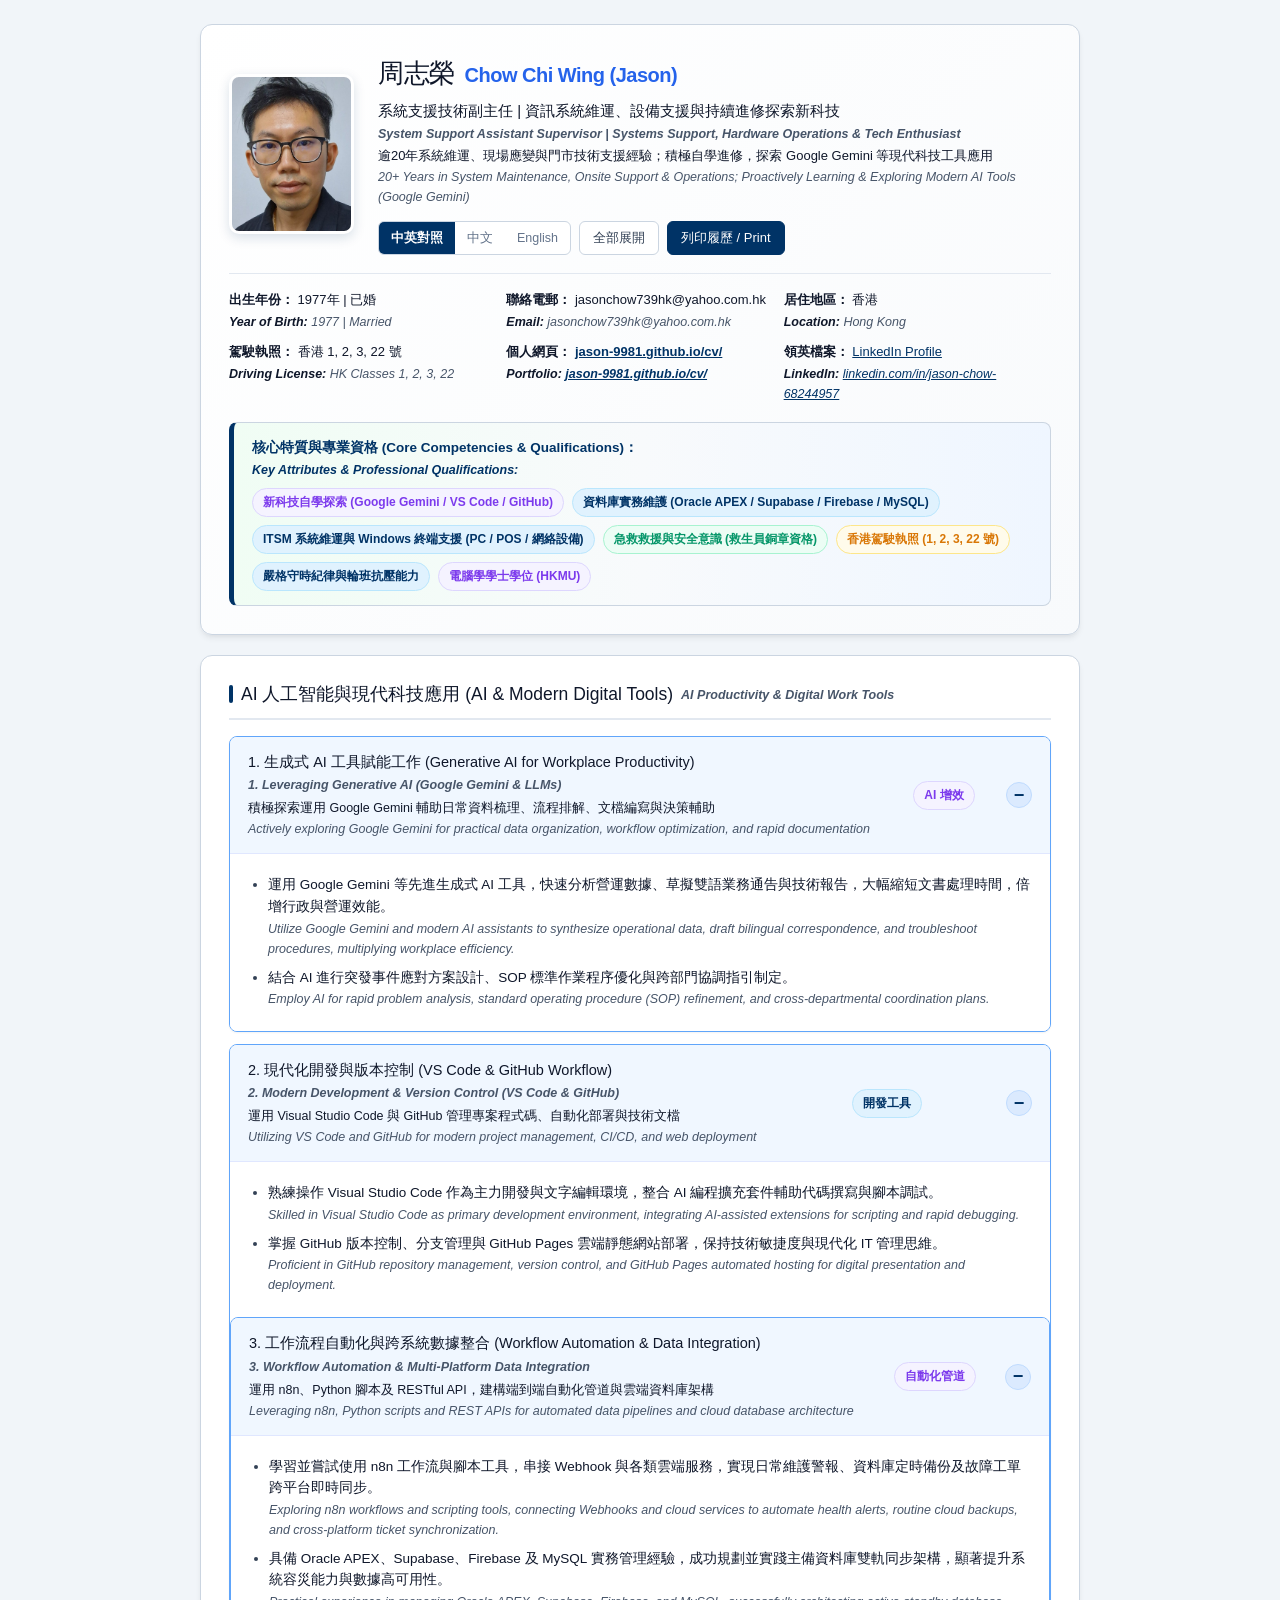
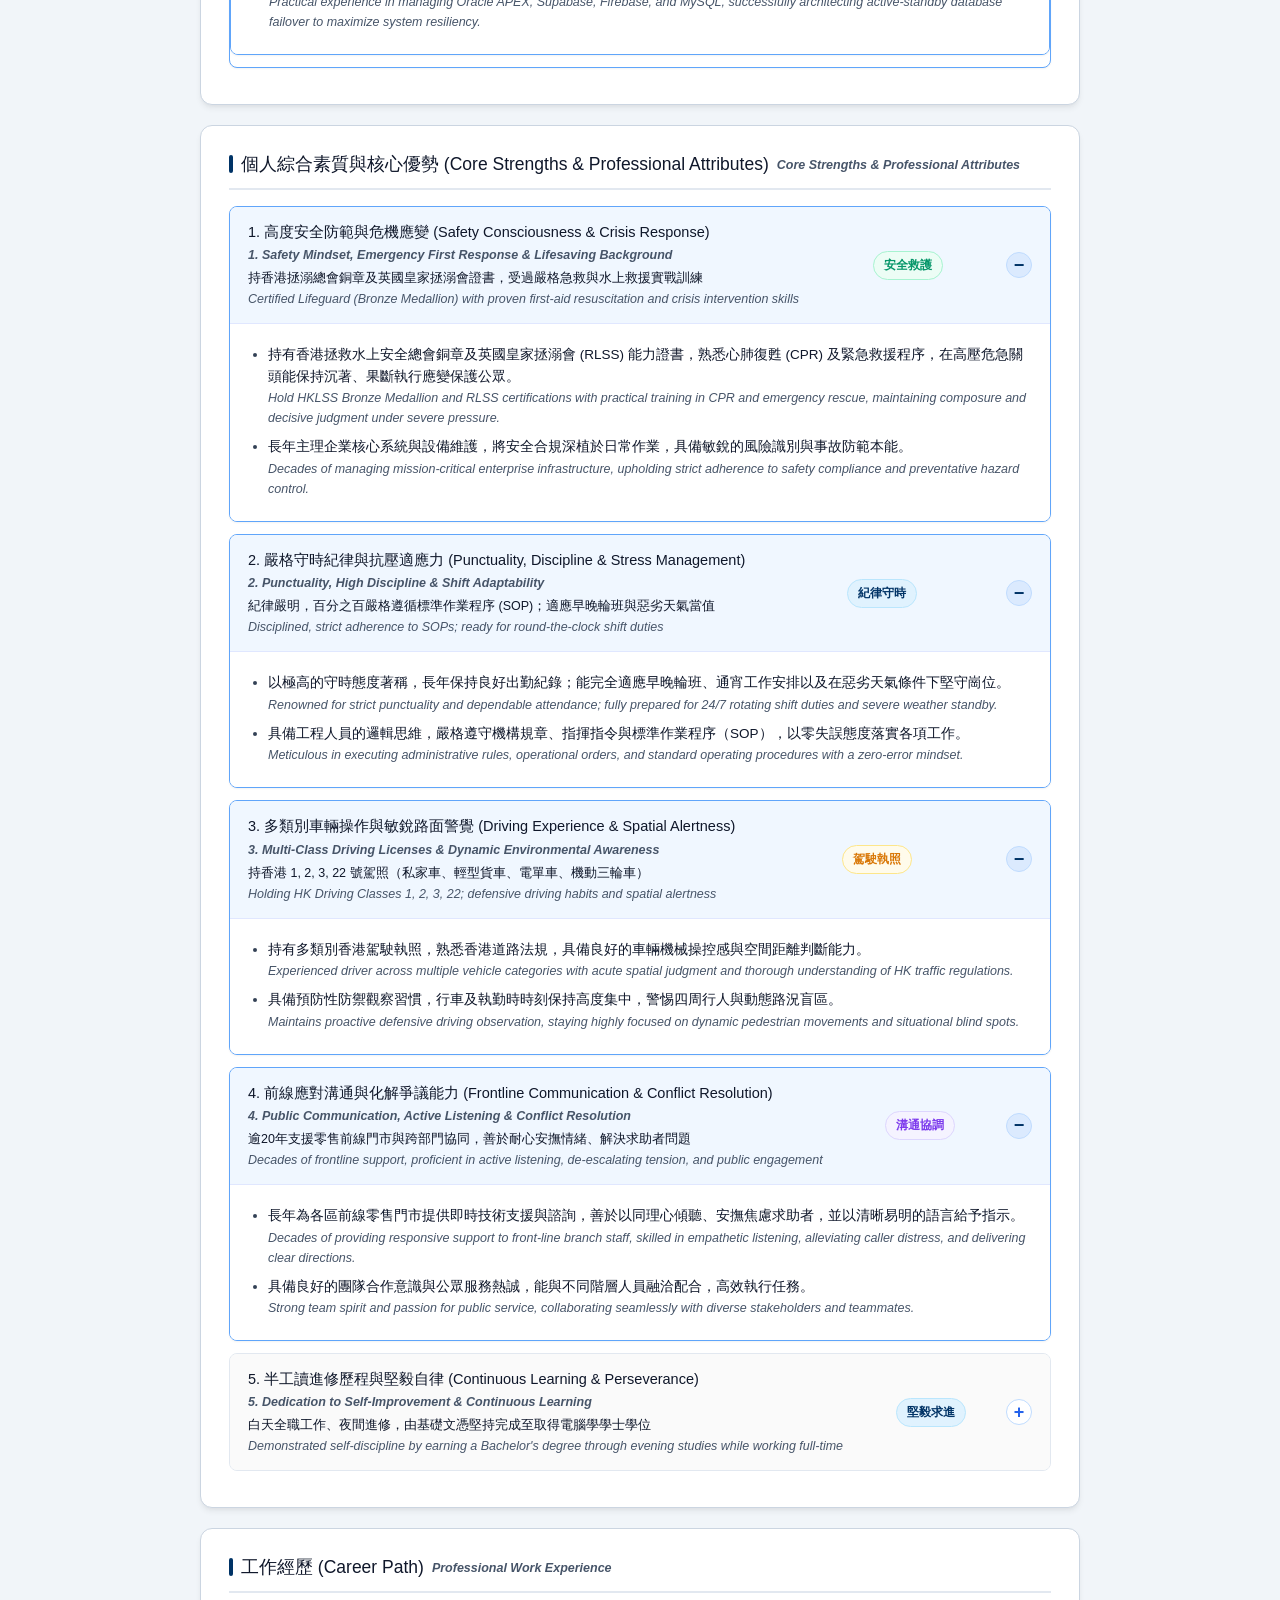
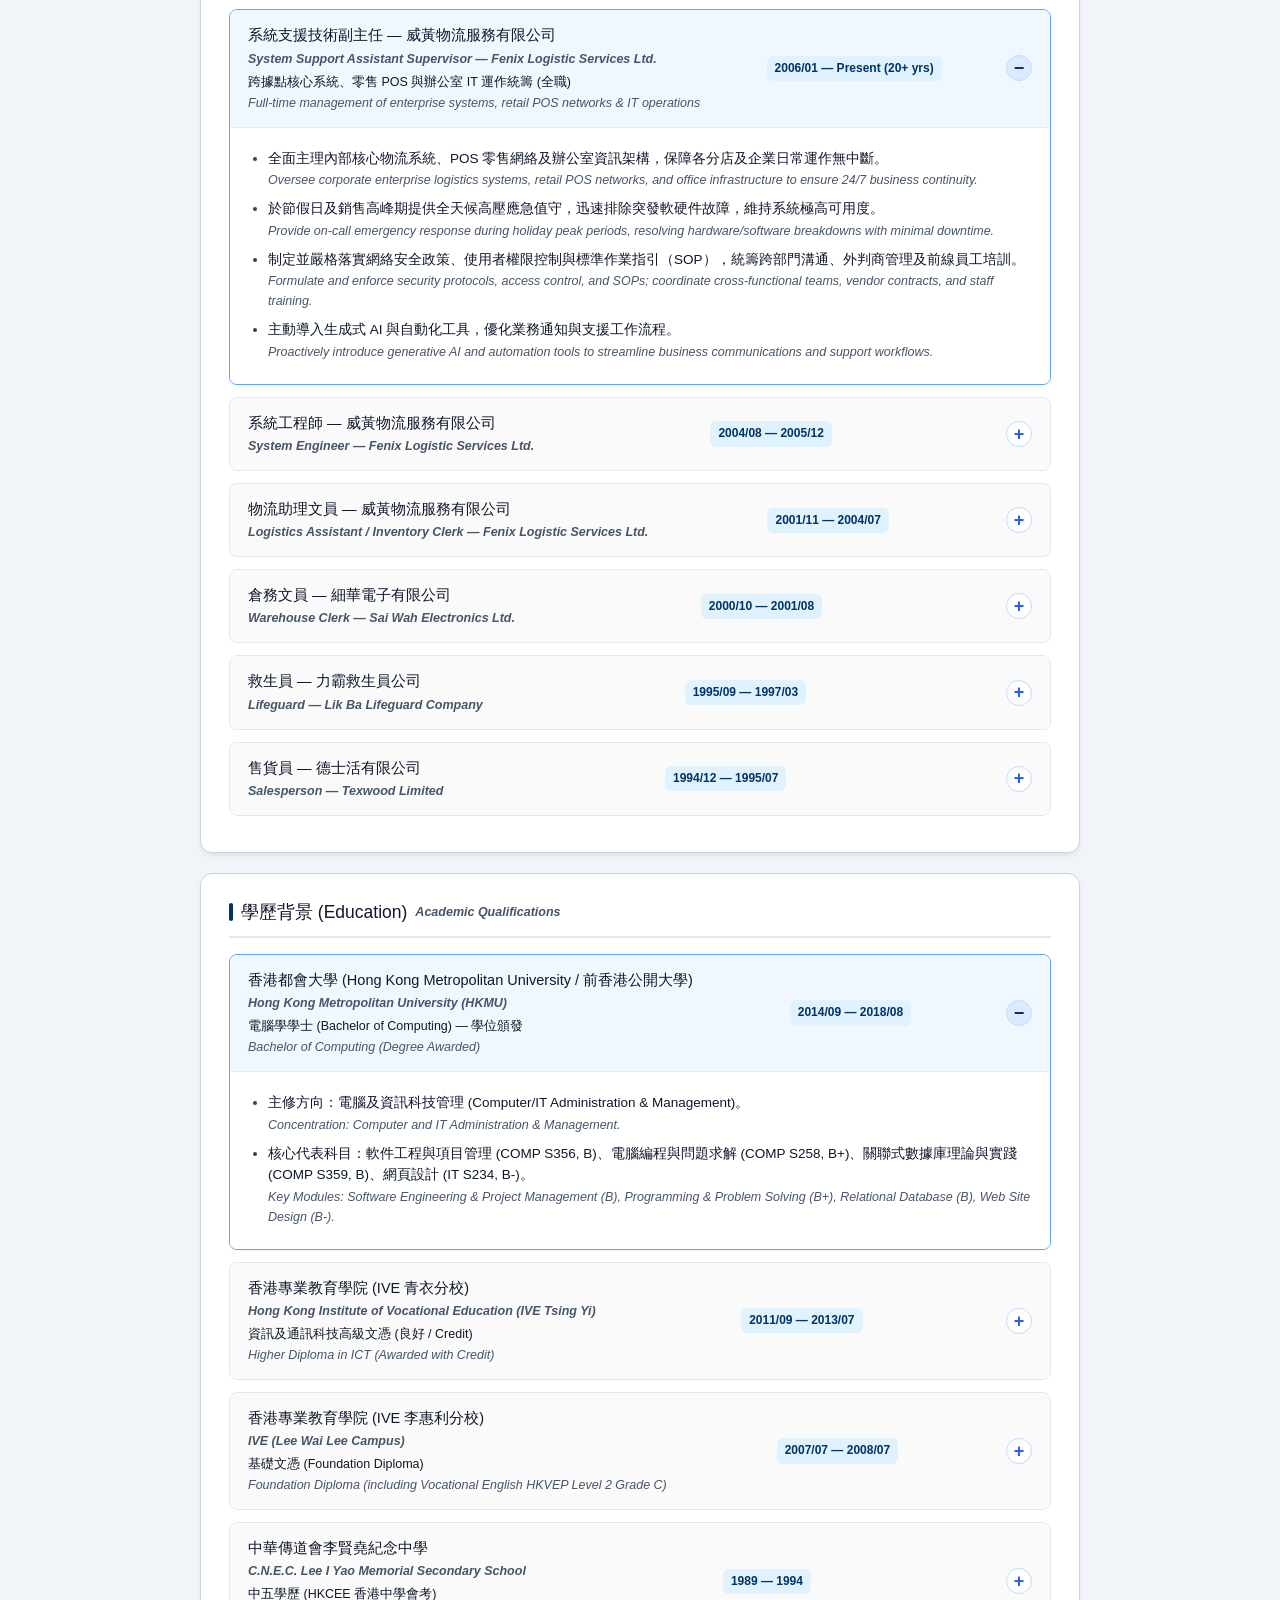
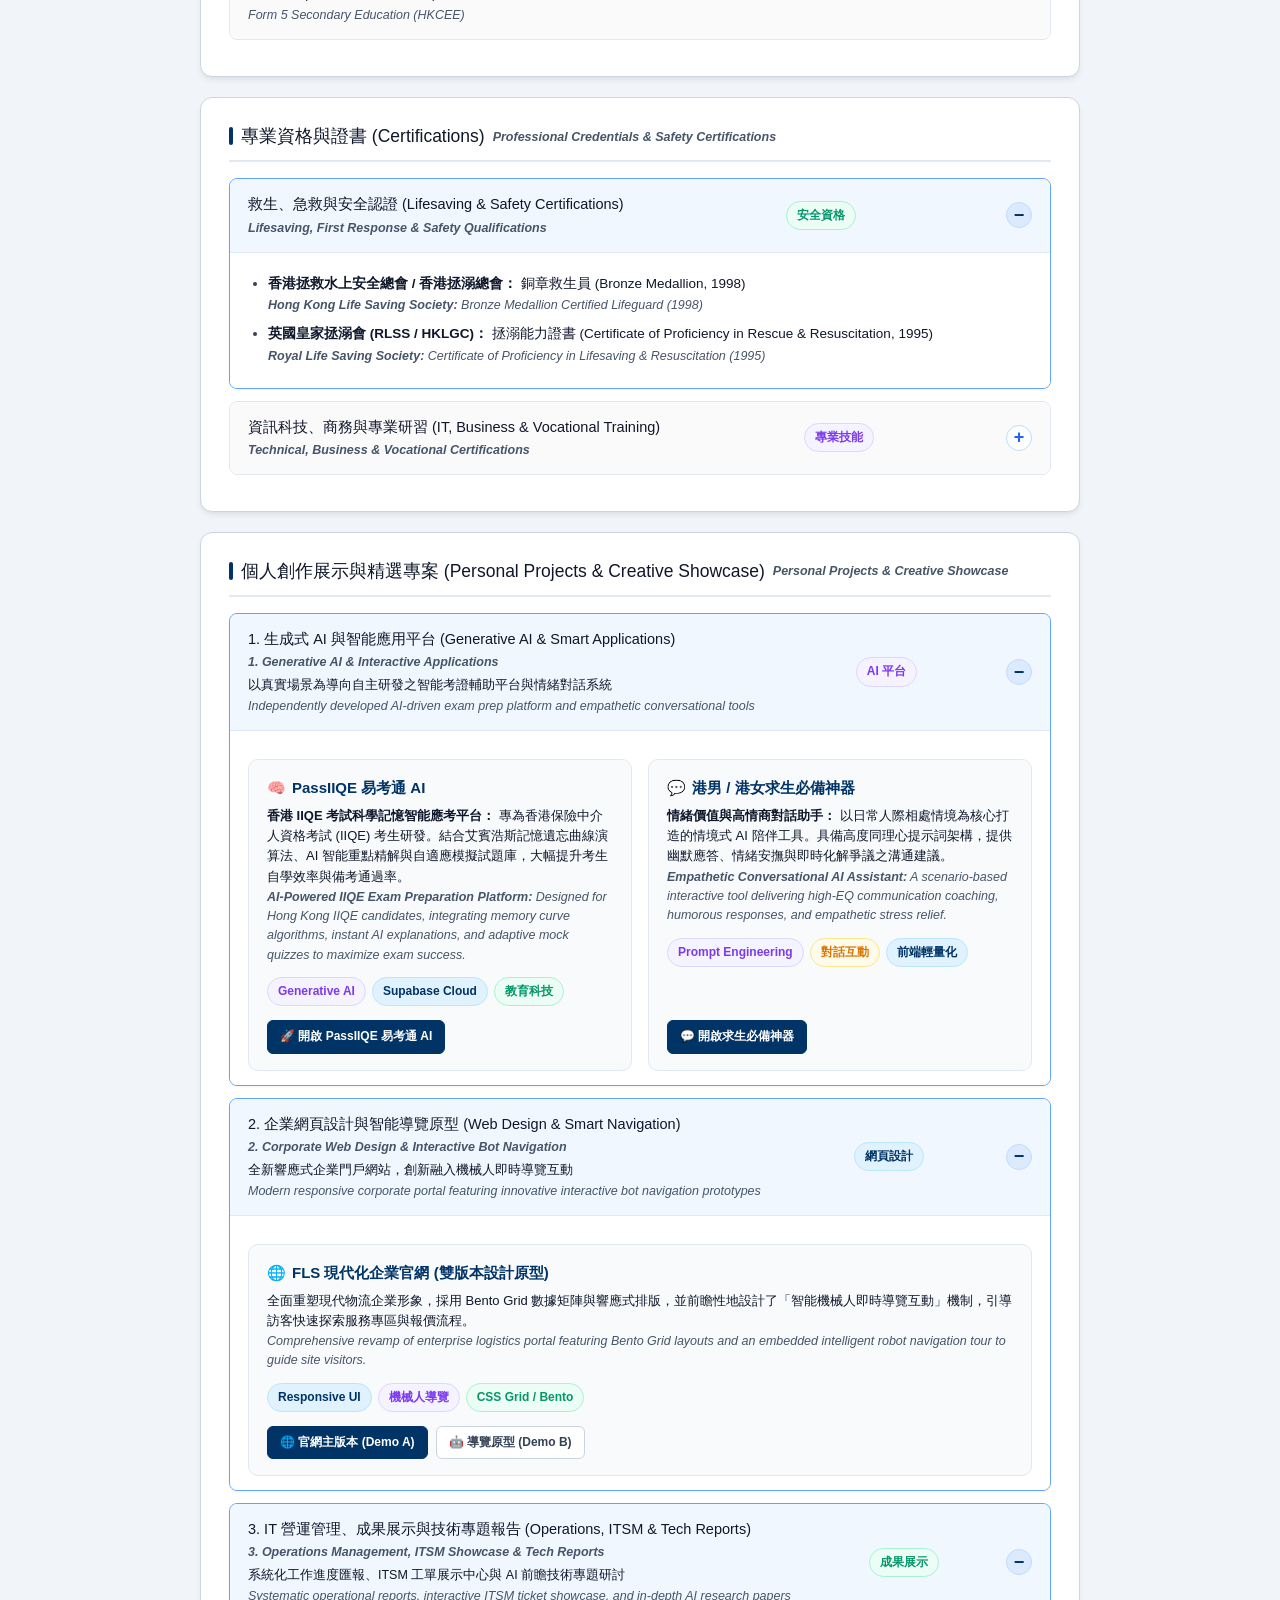
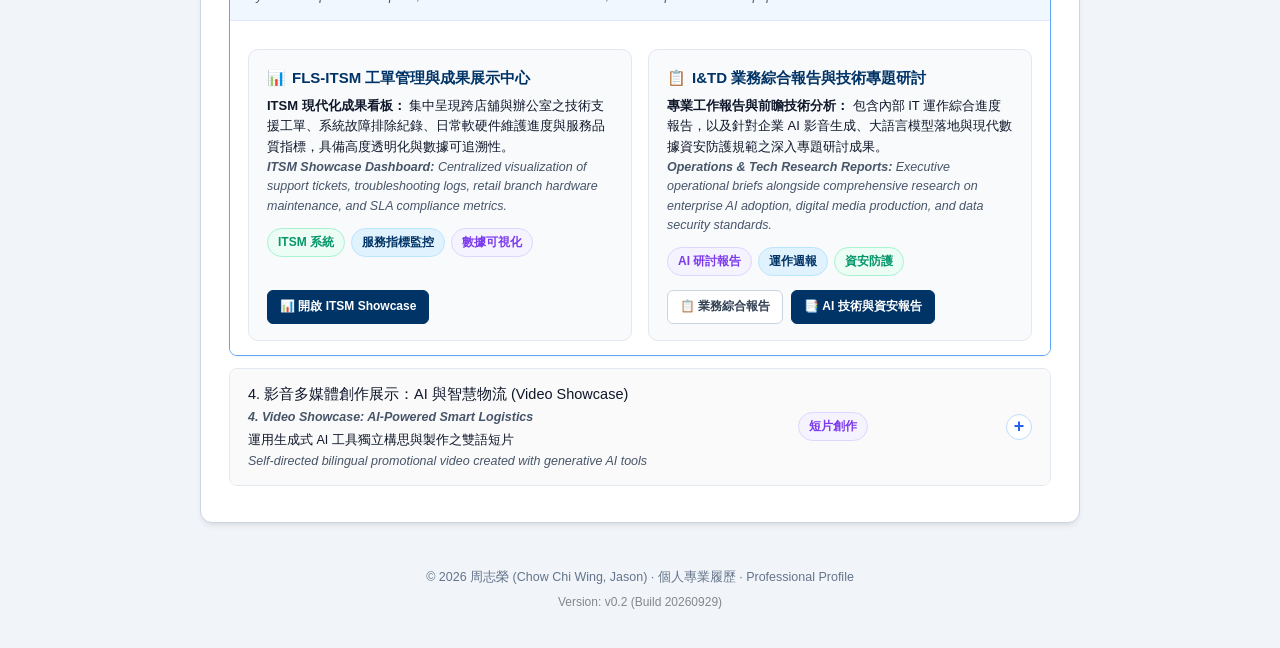
<file: index.html>
<!DOCTYPE html>  
<html lang="zh-HK">  
<head>  
 <meta charset="UTF-8">
  <meta name="viewport" content="width=device-width, initial-scale=1.0">
  <meta name="version" content="v0.2">
  <meta name="build-date" content="2026-09-29">
  <title>周志榮 (Chow Chi Wing, Jason) — 個人履歷 | Professional Resume</title>  
 <style>  
 :root {  
 --primary: #003366; /* Classic Deep Navy */  
 --primary-hover: #002244;  
 --primary-light: #e0f2fe;  
 --accent-green: #059669; /* Safety & Discipline */  
 --accent-green-bg: #ecfdf5;  
 --accent-amber: #d97706; /* Licences & Highlights */  
 --accent-amber-bg: #fffbeb;  
 --accent-purple: #7c3aed; /* AI & Tech */  
 --accent-purple-bg: #f5f3ff;  
 --bg-main: #f1f5f9;  
 --bg-card: #ffffff;  
 --text-main: #0f172a;  
 --text-muted: #334155;  
 --text-sub: #64748b;  
 --border-color: #cbd5e1;  
 --border-light: #e2e8f0;  
 --radius: 12px;  
 --shadow-sm: 0 1px 2px 0 rgba(0, 0, 0, 0.05);  
 --shadow: 0 4px 6px -1px rgba(0, 0, 0, 0.07), 0 2px 4px -2px rgba(0, 0, 0, 0.05);  
 }  
  
 * {  
 box-sizing: border-box;  
 margin: 0;  
 padding: 0;  
 }  
  
 body {  
 font-family: -apple-system, BlinkWindowsSystemFont, "Segoe UI", Roboto, "Noto Sans TC", "PingFang HK", sans-serif;  
 background-color: var(--bg-main);  
 color: var(--text-main);  
 line-height: 1.6;  
 padding: 24px 16px;  
 }  
  
 .container {  
 max-width: 880px;  
 margin: 0 auto;  
 }  
  
 /* Header Profile Card */  
 header {  
 background: linear-gradient(135deg, #ffffff 0%, #f8fafc 100%);  
 border: 1px solid var(--border-color);  
 border-radius: var(--radius);  
 padding: 28px;  
 margin-bottom: 20px;  
 box-shadow: var(--shadow);  
 position: relative;  
 }  
  
 .header-content {  
 display: flex;  
 gap: 24px;  
 align-items: center;  
 flex-wrap: wrap;  
 }  
  
 .profile-photo {  
 width: 125px;  
 height: 160px;  
 border-radius: 10px;  
 object-fit: cover;  
 border: 3px solid #ffffff;  
 box-shadow: 0 4px 12px rgba(0, 51, 102, 0.15);  
 background-color: #e2e8f0;  
 flex-shrink: 0;  
 }  
  
 .profile-info {  
 flex: 1;  
 min-width: 280px;  
 }  
  
 .name-title h1 {  
 font-size: 26px;  
 font-weight: 700;  
 color: var(--primary);  
 letter-spacing: -0.5px;  
 display: flex;  
 align-items: baseline;  
 gap: 10px;  
 flex-wrap: wrap;  
 }  
  
 .name-title h1 .en-name {  
 font-size: 20px;  
 color: #2563eb;  
 font-weight: 600;  
 }  
  
 .name-title p.role-title {  
 font-size: 15px;  
 color: var(--text-muted);  
 margin-top: 4px;  
 font-weight: 600;  
 }  
  
 .name-title p.role-sub {  
 font-size: 13px;  
 color: var(--text-sub);  
 margin-top: 2px;  
 }  
  
 .header-actions {  
 display: flex;  
 gap: 8px;  
 flex-wrap: wrap;  
 margin-top: 14px;  
 }  
  
 .btn {  
 display: inline-flex;  
 align-items: center;  
 gap: 6px;  
 padding: 7px 13px;  
 font-size: 13px;  
 font-weight: 500;  
 border-radius: 6px;  
 text-decoration: none;  
 cursor: pointer;  
 transition: all 0.15s ease;  
 }  
  
 .btn-primary {  
 background: var(--primary);  
 color: #ffffff;  
 border: 1px solid var(--primary);  
 }  
 .btn-primary:hover {  
 background: var(--primary-hover);  
 }  
  
 .btn-outline {  
 background: #ffffff;  
 color: var(--text-muted);  
 border: 1px solid var(--border-color);  
 }  
 .btn-outline:hover {  
 background: var(--primary-light);  
 color: var(--primary);  
 border-color: #93c5fd;  
 }  
  
 .lang-btn-group {  
 display: inline-flex;  
 border: 1px solid var(--border-color);  
 border-radius: 6px;  
 overflow: hidden;  
 background: #ffffff;  
 }  
  
 .lang-btn {  
 padding: 6px 12px;  
 font-size: 12.5px;  
 border: none;  
 background: transparent;  
 cursor: pointer;  
 color: var(--text-sub);  
 font-weight: 500;  
 transition: all 0.15s ease;  
 }  
  
 .lang-btn.active {  
 background: var(--primary);  
 color: #ffffff;  
 font-weight: 600;  
 }  
  
 .meta-grid {  
 display: grid;  
 grid-template-columns: repeat(auto-fit, minmax(220px, 1fr));  
 gap: 10px;  
 font-size: 13px;  
 color: var(--text-muted);  
 margin-top: 18px;  
 padding-top: 16px;  
 border-top: 1px solid var(--border-light);  
 }  
  
 .meta-item strong {  
 color: var(--text-main);  
 }  
  
 /* Core Highlights Banner */  
 .highlights-banner {  
 background: linear-gradient(90deg, #f0fdf4 0%, #f8fafc 50%, #eff6ff 100%);  
 border: 1px solid #cbd5e1;  
 border-left: 5px solid var(--primary);  
 border-radius: 8px;  
 padding: 14px 18px;  
 margin-top: 18px;  
 font-size: 13.5px;  
 }  
  
 .highlights-banner strong {  
 color: var(--primary);  
 }  
  
 .highlights-tags {  
 display: flex;  
 gap: 8px;  
 flex-wrap: wrap;  
 margin-top: 8px;  
 }  
  
 .badge {  
 display: inline-flex;  
 align-items: center;  
 gap: 5px;  
 padding: 4px 10px;  
 border-radius: 20px;  
 font-size: 12px;  
 font-weight: 600;  
 border: 1px solid transparent;  
 }  
  
 .badge-blue {  
 background: var(--primary-light);  
 color: var(--primary);  
 border-color: #bae6fd;  
 }  
  
 .badge-green {  
 background: var(--accent-green-bg);  
 color: var(--accent-green);  
 border-color: #a7f3d0;  
 }  
  
 .badge-amber {  
 background: var(--accent-amber-bg);  
 color: var(--accent-amber);  
 border-color: #fde68a;  
 }  
  
 .badge-purple {  
 background: var(--accent-purple-bg);  
 color: var(--accent-purple);  
 border-color: #ddd6fe;  
 }  
  
 /* Section Cards */  
 .section-card {  
 background: var(--bg-card);  
 border: 1px solid var(--border-color);  
 border-radius: var(--radius);  
 padding: 24px 28px;  
 margin-bottom: 20px;  
 box-shadow: var(--shadow);  
 }  
  
 .section-header {  
 display: flex;  
 justify-content: space-between;  
 align-items: center;  
 margin-bottom: 16px;  
 border-bottom: 2px solid var(--border-light);  
 padding-bottom: 10px;  
 }  
  
 .section-header h2 {  
 font-size: 17.5px;  
 font-weight: 700;  
 color: var(--primary);  
 display: flex;  
 align-items: center;  
 gap: 8px;  
 }  
  
 .section-header h2::before {  
 content: "";  
 display: inline-block;  
 width: 4px;  
 height: 18px;  
 background: var(--primary);  
 border-radius: 2px;  
 }  
  
 /* Collapsible Details */  
 details {  
 border: 1px solid var(--border-light);  
 border-radius: 8px;  
 margin-bottom: 12px;  
 background: #ffffff;  
 transition: all 0.2s ease;  
 overflow: hidden;  
 }  
  
 details:hover {  
 border-color: #93c5fd;  
 }  
  
 details[open] {  
 border-color: #60a5fa;  
 box-shadow: var(--shadow-sm);  
 }  
  
 summary {  
 padding: 14px 18px;  
 font-size: 14.5px;  
 font-weight: 600;  
 color: var(--text-main);  
 cursor: pointer;  
 list-style: none;  
 display: flex;  
 justify-content: space-between;  
 align-items: center;  
 user-select: none;  
 background: #fafafa;  
 transition: background-color 0.15s ease;  
 }  
  
 details[open] summary {  
 background: #f0f7ff;  
 border-bottom: 1px solid #e0e7ff;  
 }  
  
 summary::-webkit-details-marker {  
 display: none;  
 }  
  
 summary::after {  
 content: "+";  
 font-size: 18px;  
 font-weight: 600;  
 color: #2563eb;  
 width: 24px;  
 height: 24px;  
 display: flex;  
 align-items: center;  
 justify-content: center;  
 border-radius: 50%;  
 background: #ffffff;  
 border: 1px solid #bfdbfe;  
 transition: transform 0.2s ease;  
 flex-shrink: 0;  
 }  
  
 details[open] summary::after {  
 content: "−";  
 color: var(--primary);  
 background: #dbeafe;  
 }  
  
 .detail-body {  
 padding: 14px 18px;  
 font-size: 13.5px;  
 color: var(--text-muted);  
 background: #ffffff;  
 }  
  
 .detail-body ul {  
 padding-left: 20px;  
 margin-top: 6px;  
 }  
  
 .detail-body li {  
 margin-bottom: 8px;  
 }  
  
 .text-zh {  
 display: block;  
 color: var(--text-main);  
 font-weight: 500;  
 }  
  
 .text-en {  
 display: block;  
 color: #475569;  
 font-size: 12.5px;  
 margin-top: 1px;  
 font-style: italic;  
 }  
  
 body.lang-zh-only .text-en { display: none !important; }  
 body.lang-en-only .text-zh { display: none !important; }  
  
 .summary-left {  
 display: flex;  
 flex-direction: column;  
 gap: 3px;  
 padding-right: 12px;  
 }  
  
 .summary-title {  
 font-size: 14.5px;  
 font-weight: 600;  
 color: var(--text-main);  
 }  
  
 .summary-sub {  
 font-size: 12.5px;  
 font-weight: 400;  
 color: var(--text-sub);  
 }  
  
 .summary-date {  
 font-size: 12px;  
 color: var(--primary);  
 background: var(--primary-light);  
 padding: 3px 8px;  
 border-radius: 6px;  
 font-weight: 600;  
 white-space: nowrap;  
 margin-right: 10px;  
 }  
  
 .summary-right {  
 display: flex;  
 align-items: center;  
 gap: 8px;  
 }  
  
 /* Video Player */  
 .video-card {  
 background: #0f172a;  
 border-radius: 10px;  
 padding: 16px;  
 text-align: center;  
 color: #ffffff;  
 margin-top: 10px;  
 }  
  
 .video-wrapper {  
 max-width: 300px;  
 margin: 12px auto;  
 border-radius: 8px;  
 overflow: hidden;  
 box-shadow: 0 8px 24px rgba(0,0,0,0.3);  
 aspect-ratio: 9 / 16;  
 background: #000000;  
 }  
  
 .video-wrapper iframe {  
 width: 100%;  
 height: 100%;  
 border: none;  
 }  
  
 footer {  
 text-align: center;  
 padding: 24px 0 12px 0;  
 font-size: 12.5px;  
 color: var(--text-sub);  
 }  
  
 
  /* Project Cards Grid */
  .project-grid {
    display: grid;
    grid-template-columns: repeat(auto-fit, minmax(320px, 1fr));
    gap: 16px;
    margin-top: 14px;
  }
  .project-card {
    background: #f8fafc;
    border: 1px solid var(--border-light);
    border-radius: 10px;
    padding: 16px 18px;
    display: flex;
    flex-direction: column;
    justify-content: space-between;
    transition: all 0.2s ease;
  }
  .project-card:hover {
    border-color: #60a5fa;
    box-shadow: 0 4px 14px rgba(37, 99, 235, 0.08);
    transform: translateY(-2px);
  }
  .project-card h4 {
    font-size: 15px;
    font-weight: 700;
    color: var(--primary);
    margin-bottom: 6px;
    display: flex;
    align-items: center;
    gap: 6px;
  }
  .project-card p {
    font-size: 13px;
    color: var(--text-muted);
    line-height: 1.55;
    margin-bottom: 12px;
  }
  .project-tags {
    display: flex;
    gap: 6px;
    flex-wrap: wrap;
    margin-bottom: 14px;
  }
  .project-actions {
    display: flex;
    gap: 8px;
    flex-wrap: wrap;
    margin-top: auto;
  }
  .btn-sm {
    padding: 6px 12px;
    font-size: 12px;
    border-radius: 6px;
    font-weight: 600;
  }
  .footer-version {
    display: block;
    margin-top: 6px;
    font-size: 0.75rem;
    color: #86868b;
  }

  /* Print Stylesheet */  
 @media print {  
 body {  
 background: #ffffff;  
 padding: 0;  
 color: #000000;  
 }  
 .container {  
 max-width: 100%;  
 }  
 header, .section-card {  
 box-shadow: none;  
 border: 1px solid #cbd5e1;  
 padding: 16px 20px;  
 margin-bottom: 12px;  
 page-break-inside: avoid;  
 }  
 .header-actions, #toggleAllBtn, .lang-btn-group, footer, .video-card {  
 display: none !important;  
 }  
 details {  
 border: 1px solid #cbd5e1 !important;  
 page-break-inside: avoid;  
 }  
 details[open], details:not([open]) {  
 display: block !important;  
 }  
 summary {  
 background: #f8fafc !important;  
 }  
 summary::after {  
 display: none !important;  
 }  
 .detail-body {  
 display: block !important;  
 }  
 }  
 </style>  
</head>  
<body class="lang-both">  
  
<div class="container">  
  
 <!-- Header Profile Card -->  
 <header>  
 <div class="header-content">  
 <!-- Profile Picture -->  
 <img src="profile.jpg" alt="(Jason Chow)" class="profile-photo">  
   
<div class="profile-info">  
 <div class="name-title">
      <h1>
        <span class="text-zh">周志榮</span>
        <span class="en-name">Chow Chi Wing (Jason)</span>
      </h1>
      <p class="role-title">
        <span class="text-zh">系統支援技術副主任 | 資訊系統維運、設備支援與持續進修探索新科技</span>
        <span class="text-en">System Support Assistant Supervisor | Systems Support, Hardware Operations & Tech Enthusiast</span>
      </p>
      <p class="role-sub">
        <span class="text-zh">逾20年系統維運、現場應變與門市技術支援經驗；積極自學進修，探索 Google Gemini 等現代科技工具應用</span>
        <span class="text-en">20+ Years in System Maintenance, Onsite Support & Operations; Proactively Learning & Exploring Modern AI Tools (Google Gemini)</span>
      </p>
    </div>  
  
 <div class="header-actions">  
 <!-- Language Selector -->  
 <div class="lang-btn-group">  
 <button class="lang-btn active" onclick="setLang('both')">中英對照</button>  
 <button class="lang-btn" onclick="setLang('zh')">中文</button>  
 <button class="lang-btn" onclick="setLang('en')">English</button>  
 </div>  
  
 <button id="toggleAllBtn" class="btn btn-outline" onclick="toggleAllDetails()">全部展開</button>  
 <button class="btn btn-primary" onclick="window.print()">列印履歷 / Print</button>  
 </div>  
 </div>  
 </div>  
  
 <!-- Contact & Meta Information -->  
 <div class="meta-grid">  
 <div class="meta-item">  
 <span class="text-zh"><strong>出生年份：</strong> 1977年 | 已婚</span>  
 <span class="text-en"><strong>Year of Birth:</strong> 1977 | Married</span>  
 </div>  
 <div class="meta-item">  
 <span class="text-zh"><strong>聯絡電郵：</strong> jasonchow739hk@yahoo.com.hk</span>  
 <span class="text-en"><strong>Email:</strong> jasonchow739hk@yahoo.com.hk</span>  
 </div>  
 <div class="meta-item">  
 <span class="text-zh"><strong>居住地區：</strong> 香港</span>  
 <span class="text-en"><strong>Location:</strong> Hong Kong</span>  
 </div>  
 <div class="meta-item">  
 <span class="text-zh"><strong>駕駛執照：</strong> 香港 1, 2, 3, 22 號</span>  
 <span class="text-en"><strong>Driving License:</strong> HK Classes 1, 2, 3, 22</span>  
 </div>  
 <div class="meta-item">
      <span class="text-zh"><strong>個人網頁：</strong> <a href="https://jason-9981.github.io/cv/" target="_blank" style="color:var(--primary); font-weight:600;">jason-9981.github.io/cv/</a></span>
      <span class="text-en"><strong>Portfolio:</strong> <a href="https://jason-9981.github.io/cv/" target="_blank" style="color:var(--primary); font-weight:600;">jason-9981.github.io/cv/</a></span>
    </div>  
 <div class="meta-item">  
 <span class="text-zh"><strong>領英檔案：</strong> <a href="https://www.linkedin.com/in/jason-chow-68244957" target="_blank" style="color:var(--primary);">LinkedIn Profile</a></span>  
 <span class="text-en"><strong>LinkedIn:</strong> <a href="https://www.linkedin.com/in/jason-chow-68244957" target="_blank" style="color:var(--primary);">linkedin.com/in/jason-chow-68244957</a></span>  
 </div>  
 </div>  
  
 <!-- Universal Competencies Banner -->  
 <div class="highlights-banner">  
 <span class="text-zh"><strong>核心特質與專業資格 (Core Competencies & Qualifications)：</strong></span>  
 <span class="text-en"><strong>Key Attributes & Professional Qualifications:</strong></span>  
 <div class="highlights-tags">
        <span class="badge badge-purple">新科技自學探索 (Google Gemini / VS Code / GitHub)</span>
        <span class="badge badge-blue">資料庫實務維護 (Oracle APEX / Supabase / Firebase / MySQL)</span>
        <span class="badge badge-blue">ITSM 系統維運與 Windows 終端支援 (PC / POS / 網絡設備)</span>
        <span class="badge badge-green">急救救援與安全意識 (救生員銅章資格)</span>
        <span class="badge badge-amber">香港駕駛執照 (1, 2, 3, 22 號)</span>
        <span class="badge badge-blue">嚴格守時紀律與輪班抗壓能力</span>
        <span class="badge badge-purple">電腦學學士學位 (HKMU)</span>
      </div>  
 </div>  
 </header>  
  
 <!-- AI & Modern Technology Section -->  
 <section class="section-card">  
 <div class="section-header">  
 <h2>  
 <span class="text-zh">AI 人工智能與現代科技應用 (AI & Modern Digital Tools)</span>  
 <span class="text-en">AI Productivity & Digital Work Tools</span>  
 </h2>  
 </div>  
  
 <!-- AI Tool 1: Gemini & LLMs -->  
 <details open>  
 <summary>  
 <div class="summary-left">  
 <span class="summary-title">  
 <span class="text-zh">1. 生成式 AI 工具賦能工作 (Generative AI for Workplace Productivity)</span>  
 <span class="text-en">1. Leveraging Generative AI (Google Gemini & LLMs)</span>  
 </span>  
 <span class="summary-sub">  
 <span class="text-zh">積極探索運用 Google Gemini 輔助日常資料梳理、流程排解、文檔編寫與決策輔助</span>  
 <span class="text-en">Actively exploring Google Gemini for practical data organization, workflow optimization, and rapid documentation</span>  
 </span>  
 </div>  
 <div class="summary-right">  
 <span class="badge badge-purple">AI 增效</span>  
 </div>  
 </summary>  
 <div class="detail-body">  
 <ul>  
 <li>  
 <span class="text-zh">運用 Google Gemini 等先進生成式 AI 工具，快速分析營運數據、草擬雙語業務通告與技術報告，大幅縮短文書處理時間，倍增行政與營運效能。</span>  
 <span class="text-en">Utilize Google Gemini and modern AI assistants to synthesize operational data, draft bilingual correspondence, and troubleshoot procedures, multiplying workplace efficiency.</span>  
 </li>  
 <li>  
 <span class="text-zh">結合 AI 進行突發事件應對方案設計、SOP 標準作業程序優化與跨部門協調指引制定。</span>  
 <span class="text-en">Employ AI for rapid problem analysis, standard operating procedure (SOP) refinement, and cross-departmental coordination plans.</span>  
 </li>  
 </ul>  
 </div>  
 </details>  
  
 <!-- AI Tool 2: VS Code & GitHub -->  
 <details open>  
 <summary>  
 <div class="summary-left">  
 <span class="summary-title">  
 <span class="text-zh">2. 現代化開發與版本控制 (VS Code & GitHub Workflow)</span>  
 <span class="text-en">2. Modern Development & Version Control (VS Code & GitHub)</span>  
 </span>  
 <span class="summary-sub">  
 <span class="text-zh">運用 Visual Studio Code 與 GitHub 管理專案程式碼、自動化部署與技術文檔</span>  
 <span class="text-en">Utilizing VS Code and GitHub for modern project management, CI/CD, and web deployment</span>  
 </span>  
 </div>  
 <div class="summary-right">  
 <span class="badge badge-blue">開發工具</span>  
 </div>  
 </summary>  
 <div class="detail-body">  
 <ul>  
 <li>  
 <span class="text-zh">熟練操作 Visual Studio Code 作為主力開發與文字編輯環境，整合 AI 編程擴充套件輔助代碼撰寫與腳本調試。</span>  
 <span class="text-en">Skilled in Visual Studio Code as primary development environment, integrating AI-assisted extensions for scripting and rapid debugging.</span>  
 </li>  
 <li>  
 <span class="text-zh">掌握 GitHub 版本控制、分支管理與 GitHub Pages 雲端靜態網站部署，保持技術敏捷度與現代化 IT 管理思維。</span>  
 <span class="text-en">Proficient in GitHub repository management, version control, and GitHub Pages automated hosting for digital presentation and deployment.</span>  
 </li>  
 </ul>  
 </div>  
 
  <!-- AI Tool 3: Workflow Automation & Cloud Databases -->
  <details open>
    <summary>
      <div class="summary-left">
        <span class="summary-title">
          <span class="text-zh">3. 工作流程自動化與跨系統數據整合 (Workflow Automation & Data Integration)</span>
          <span class="text-en">3. Workflow Automation & Multi-Platform Data Integration</span>
        </span>
        <span class="summary-sub">
          <span class="text-zh">運用 n8n、Python 腳本及 RESTful API，建構端到端自動化管道與雲端資料庫架構</span>
          <span class="text-en">Leveraging n8n, Python scripts and REST APIs for automated data pipelines and cloud database architecture</span>
        </span>
      </div>
      <div class="summary-right">
        <span class="badge badge-purple">自動化管道</span>
      </div>
    </summary>
    <div class="detail-body">
      <ul>
        <li>
          <span class="text-zh">學習並嘗試使用 n8n 工作流與腳本工具，串接 Webhook 與各類雲端服務，實現日常維護警報、資料庫定時備份及故障工單跨平台即時同步。</span>
          <span class="text-en">Exploring n8n workflows and scripting tools, connecting Webhooks and cloud services to automate health alerts, routine cloud backups, and cross-platform ticket synchronization.</span>
        </li>
        <li>
          <span class="text-zh">具備 Oracle APEX、Supabase、Firebase 及 MySQL 實務管理經驗，成功規劃並實踐主備資料庫雙軌同步架構，顯著提升系統容災能力與數據高可用性。</span>
          <span class="text-en">Practical experience in managing Oracle APEX, Supabase, Firebase, and MySQL, successfully architecting active-standby database failover to maximize system resiliency.</span>
        </li>
      </ul>
    </div>
  </details>

</section>  
  
 <!-- Core Strengths -->  
 <section class="section-card">  
 <div class="section-header">  
 <h2>  
 <span class="text-zh">個人綜合素質與核心優勢 (Core Strengths & Professional Attributes)</span>  
 <span class="text-en">Core Strengths & Professional Attributes</span>  
 </h2>  
 </div>  
  
 <!-- 1. Safety & Emergency Response -->  
 <details open>  
 <summary>  
 <div class="summary-left">  
 <span class="summary-title">  
 <span class="text-zh">1. 高度安全防範與危機應變 (Safety Consciousness & Crisis Response)</span>  
 <span class="text-en">1. Safety Mindset, Emergency First Response & Lifesaving Background</span>  
 </span>  
 <span class="summary-sub">  
 <span class="text-zh">持香港拯溺總會銅章及英國皇家拯溺會證書，受過嚴格急救與水上救援實戰訓練</span>  
 <span class="text-en">Certified Lifeguard (Bronze Medallion) with proven first-aid resuscitation and crisis intervention skills</span>  
 </span>  
 </div>  
 <div class="summary-right">  
 <span class="badge badge-green">安全救護</span>  
 </div>  
 </summary>  
 <div class="detail-body">  
 <ul>  
 <li>  
 <span class="text-zh">持有香港拯救水上安全總會銅章及英國皇家拯溺會 (RLSS) 能力證書，熟悉心肺復甦 (CPR) 及緊急救援程序，在高壓危急關頭能保持沉著、果斷執行應變保護公眾。</span>  
 <span class="text-en">Hold HKLSS Bronze Medallion and RLSS certifications with practical training in CPR and emergency rescue, maintaining composure and decisive judgment under severe pressure.</span>  
 </li>  
 <li>  
 <span class="text-zh">長年主理企業核心系統與設備維護，將安全合規深植於日常作業，具備敏銳的風險識別與事故防範本能。</span>  
 <span class="text-en">Decades of managing mission-critical enterprise infrastructure, upholding strict adherence to safety compliance and preventative hazard control.</span>  
 </li>  
 </ul>  
 </div>  
 </details>  
  
 <!-- 2. Punctuality & Discipline -->  
 <details open>  
 <summary>  
 <div class="summary-left">  
 <span class="summary-title">  
 <span class="text-zh">2. 嚴格守時紀律與抗壓適應力 (Punctuality, Discipline & Stress Management)</span>  
 <span class="text-en">2. Punctuality, High Discipline & Shift Adaptability</span>  
 </span>  
 <span class="summary-sub">  
 <span class="text-zh">紀律嚴明，百分之百嚴格遵循標準作業程序 (SOP)；適應早晚輪班與惡劣天氣當值</span>  
 <span class="text-en">Disciplined, strict adherence to SOPs; ready for round-the-clock shift duties</span>  
 </span>  
 </div>  
 <div class="summary-right">  
 <span class="badge badge-blue">紀律守時</span>  
 </div>  
 </summary>  
 <div class="detail-body">  
 <ul>  
 <li>  
 <span class="text-zh">以極高的守時態度著稱，長年保持良好出勤紀錄；能完全適應早晚輪班、通宵工作安排以及在惡劣天氣條件下堅守崗位。</span>  
 <span class="text-en">Renowned for strict punctuality and dependable attendance; fully prepared for 24/7 rotating shift duties and severe weather standby.</span>  
 </li>  
 <li>  
 <span class="text-zh">具備工程人員的邏輯思維，嚴格遵守機構規章、指揮指令與標準作業程序（SOP），以零失誤態度落實各項工作。</span>  
 <span class="text-en">Meticulous in executing administrative rules, operational orders, and standard operating procedures with a zero-error mindset.</span>  
 </li>  
 </ul>  
 </div>  
 </details>  
  
 <!-- 3. Driving License & Road Awareness -->  
 <details open>  
 <summary>  
 <div class="summary-left">  
 <span class="summary-title">  
 <span class="text-zh">3. 多類別車輛操作與敏銳路面警覺 (Driving Experience & Spatial Alertness)</span>  
 <span class="text-en">3. Multi-Class Driving Licenses & Dynamic Environmental Awareness</span>  
 </span>  
 <span class="summary-sub">  
 <span class="text-zh">持香港 1, 2, 3, 22 號駕照（私家車、輕型貨車、電單車、機動三輪車）</span>  
 <span class="text-en">Holding HK Driving Classes 1, 2, 3, 22; defensive driving habits and spatial alertness</span>  
 </span>  
 </div>  
 <div class="summary-right">  
 <span class="badge badge-amber">駕駛執照</span>  
 </div>  
 </summary>  
 <div class="detail-body">  
 <ul>  
 <li>  
 <span class="text-zh">持有多類別香港駕駛執照，熟悉香港道路法規，具備良好的車輛機械操控感與空間距離判斷能力。</span>  
 <span class="text-en">Experienced driver across multiple vehicle categories with acute spatial judgment and thorough understanding of HK traffic regulations.</span>  
 </li>  
 <li>  
 <span class="text-zh">具備預防性防禦觀察習慣，行車及執勤時時刻保持高度集中，警惕四周行人與動態路況盲區。</span>  
 <span class="text-en">Maintains proactive defensive driving observation, staying highly focused on dynamic pedestrian movements and situational blind spots.</span>  
 </li>  
 </ul>  
 </div>  
 </details>  
  
 <!-- 4. Frontline Service & Team Communication -->  
 <details open>  
 <summary>  
 <div class="summary-left">  
 <span class="summary-title">  
 <span class="text-zh">4. 前線應對溝通與化解爭議能力 (Frontline Communication & Conflict Resolution)</span>  
 <span class="text-en">4. Public Communication, Active Listening & Conflict Resolution</span>  
 </span>  
 <span class="summary-sub">  
 <span class="text-zh">逾20年支援零售前線門市與跨部門協同，善於耐心安撫情緒、解決求助者問題</span>  
 <span class="text-en">Decades of frontline support, proficient in active listening, de-escalating tension, and public engagement</span>  
 </span>  
 </div>  
 <div class="summary-right">  
 <span class="badge badge-purple">溝通協調</span>  
 </div>  
 </summary>  
 <div class="detail-body">  
 <ul>  
 <li>  
 <span class="text-zh">長年為各區前線零售門市提供即時技術支援與諮詢，善於以同理心傾聽、安撫焦慮求助者，並以清晰易明的語言給予指示。</span>  
 <span class="text-en">Decades of providing responsive support to front-line branch staff, skilled in empathetic listening, alleviating caller distress, and delivering clear directions.</span>  
 </li>  
 <li>  
 <span class="text-zh">具備良好的團隊合作意識與公眾服務熱誠，能與不同階層人員融洽配合，高效執行任務。</span>  
 <span class="text-en">Strong team spirit and passion for public service, collaborating seamlessly with diverse stakeholders and teammates.</span>  
 </li>  
 </ul>  
 </div>  
 </details>  
  
 <!-- 5. Academic Perseverance -->  
 <details>  
 <summary>  
 <div class="summary-left">  
 <span class="summary-title">  
 <span class="text-zh">5. 半工讀進修歷程與堅毅自律 (Continuous Learning & Perseverance)</span>  
 <span class="text-en">5. Dedication to Self-Improvement & Continuous Learning</span>  
 </span>  
 <span class="summary-sub">  
 <span class="text-zh">白天全職工作、夜間進修，由基礎文憑堅持完成至取得電腦學學士學位</span>  
 <span class="text-en">Demonstrated self-discipline by earning a Bachelor's degree through evening studies while working full-time</span>  
 </span>  
 </div>  
 <div class="summary-right">  
 <span class="badge badge-blue">堅毅求進</span>  
 </div>  
 </summary>  
 <div class="detail-body">  
 <ul>  
 <li>  
 <span class="text-zh">憑藉自律與堅定毅力，在全職工作之餘完成夜校進修，一步一腳印取得香港都會大學電腦學學士學位。</span>  
 <span class="text-en">Demonstrated outstanding perseverance and time management by completing night school education up to a Bachelor of Computing from HKMU.</span>  
 </li>  
 <li>  
 <span class="text-zh">熱愛學習新知識，具備極高的新技能與新設備吸收能力，能迅速掌握各類新式作業系統。</span>  
 <span class="text-en">Enthusiastic about acquiring new knowledge with high learning agility, rapidly mastering new operational equipment and technologies.</span>  
 </li>  
 </ul>  
 </div>  
 
  <!-- AI Tool 3: Workflow Automation & Cloud Databases -->
  <details open>
    <summary>
      <div class="summary-left">
        <span class="summary-title">
          <span class="text-zh">3. 工作流程自動化與跨系統數據整合 (Workflow Automation & Data Integration)</span>
          <span class="text-en">3. Workflow Automation & Multi-Platform Data Integration</span>
        </span>
        <span class="summary-sub">
          <span class="text-zh">運用 n8n、Python 腳本及 RESTful API，建構端到端自動化管道與雲端資料庫架構</span>
          <span class="text-en">Leveraging n8n, Python scripts and REST APIs for automated data pipelines and cloud database architecture</span>
        </span>
      </div>
      <div class="summary-right">
        <span class="badge badge-purple">自動化管道</span>
      </div>
    </summary>
    <div class="detail-body">
      <ul>
        <li>
          <span class="text-zh">學習並嘗試使用 n8n 工作流與腳本工具，串接 Webhook 與各類雲端服務，實現日常維護警報、資料庫定時備份及故障工單跨平台即時同步。</span>
          <span class="text-en">Exploring n8n workflows and scripting tools, connecting Webhooks and cloud services to automate health alerts, routine cloud backups, and cross-platform ticket synchronization.</span>
        </li>
        <li>
          <span class="text-zh">具備 Oracle APEX、Supabase、Firebase 及 MySQL 實務管理經驗，成功規劃並實踐主備資料庫雙軌同步架構，顯著提升系統容災能力與數據高可用性。</span>
          <span class="text-en">Practical experience in managing Oracle APEX, Supabase, Firebase, and MySQL, successfully architecting active-standby database failover to maximize system resiliency.</span>
        </li>
      </ul>
    </div>
  </details>

</section>  
  
 <!-- Career Path -->  
 <section class="section-card">  
 <div class="section-header">  
 <h2>  
 <span class="text-zh">工作經歷 (Career Path)</span>  
 <span class="text-en">Professional Work Experience</span>  
 </h2>  
 </div>  
  
 <!-- Job 1 -->  
 <details open>  
 <summary>  
 <div class="summary-left">  
 <span class="summary-title">  
 <span class="text-zh">系統支援技術副主任 — 威黃物流服務有限公司</span>  
 <span class="text-en">System Support Assistant Supervisor — Fenix Logistic Services Ltd.</span>  
 </span>  
 <span class="summary-sub">  
 <span class="text-zh">跨據點核心系統、零售 POS 與辦公室 IT 運作統籌 (全職)</span>  
 <span class="text-en">Full-time management of enterprise systems, retail POS networks & IT operations</span>  
 </span>  
 </div>  
 <div class="summary-right">  
 <span class="summary-date">2006/01 — Present (20+ yrs)</span>  
 </div>  
 </summary>  
 <div class="detail-body">  
 <ul>  
 <li>  
 <span class="text-zh">全面主理內部核心物流系統、POS 零售網絡及辦公室資訊架構，保障各分店及企業日常運作無中斷。</span>  
 <span class="text-en">Oversee corporate enterprise logistics systems, retail POS networks, and office infrastructure to ensure 24/7 business continuity.</span>  
 </li>  
 <li>  
 <span class="text-zh">於節假日及銷售高峰期提供全天候高壓應急值守，迅速排除突發軟硬件故障，維持系統極高可用度。</span>  
 <span class="text-en">Provide on-call emergency response during holiday peak periods, resolving hardware/software breakdowns with minimal downtime.</span>  
 </li>  
 <li>  
 <span class="text-zh">制定並嚴格落實網絡安全政策、使用者權限控制與標準作業指引（SOP），統籌跨部門溝通、外判商管理及前線員工培訓。</span>  
 <span class="text-en">Formulate and enforce security protocols, access control, and SOPs; coordinate cross-functional teams, vendor contracts, and staff training.</span>  
 </li>  
 <li>  
 <span class="text-zh">主動導入生成式 AI 與自動化工具，優化業務通知與支援工作流程。</span>  
 <span class="text-en">Proactively introduce generative AI and automation tools to streamline business communications and support workflows.</span>  
 </li>  
 </ul>  
 </div>  
 </details>  
  
 <!-- Job 2 -->  
 <details>  
 <summary>  
 <div class="summary-left">  
 <span class="summary-title">  
 <span class="text-zh">系統工程師 — 威黃物流服務有限公司</span>  
 <span class="text-en">System Engineer — Fenix Logistic Services Ltd.</span>  
 </span>  
 </div>  
 <div class="summary-right">  
 <span class="summary-date">2004/08 — 2005/12</span>  
 </div>  
 </summary>  
 <div class="detail-body">  
 <ul>  
 <li>  
 <span class="text-zh">跨部門協同維護各零售據點之網絡設備、伺服器及終端周邊，確保各項設備運作合規。</span>  
 <span class="text-en">Collaborated across departments to maintain retail store servers, network equipment, and peripherals in compliance with safety standards.</span>  
 </li>  
 </ul>  
 </div>  
 </details>  
  
 <!-- Job 3 -->  
 <details>  
 <summary>  
 <div class="summary-left">  
 <span class="summary-title">  
 <span class="text-zh">物流助理文員 — 威黃物流服務有限公司</span>  
 <span class="text-en">Logistics Assistant / Inventory Clerk — Fenix Logistic Services Ltd.</span>  
 </span>  
 </div>  
 <div class="summary-right">  
 <span class="summary-date">2001/11 — 2004/07</span>  
 </div>  
 </summary>  
 <div class="detail-body">  
 <ul>  
 <li>  
 <span class="text-zh">恪守嚴格守時與精準度要求，管理貨品庫存追蹤及物流文件，確保出貨數據分毫不差。</span>  
 <span class="text-en">Maintained strict schedule adherence and precision in managing warehouse inventory records and logistics documentation.</span>  
 </li>  
 </ul>  
 </div>  
 </details>  
  
 <!-- Job 4 -->  
 <details>  
 <summary>  
 <div class="summary-left">  
 <span class="summary-title">  
 <span class="text-zh">倉務文員 — 細華電子有限公司</span>  
 <span class="text-en">Warehouse Clerk — Sai Wah Electronics Ltd.</span>  
 </span>  
 </div>  
 <div class="summary-right">  
 <span class="summary-date">2000/10 — 2001/08</span>  
 </div>  
 </summary>  
 <div class="detail-body">  
 <ul>  
 <li>  
 <span class="text-zh">記錄維護電子料件進出日誌，嚴格遵循倉庫職業安全健康指引與定時盤點。</span>  
 <span class="text-en">Maintained electronic stock dispatch logs with strict compliance to occupational safety standards in warehouse operations.</span>  
 </li>  
 </ul>  
 </div>  
 </details>  
  
 <!-- Job 5 -->  
 <details>  
 <summary>  
 <div class="summary-left">  
 <span class="summary-title">  
 <span class="text-zh">救生員 — 力霸救生員公司</span>  
 <span class="text-en">Lifeguard — Lik Ba Lifeguard Company</span>  
 </span>  
 </div>  
 <div class="summary-right">  
 <span class="summary-date">1995/09 — 1997/03</span>  
 </div>  
 </summary>  
 <div class="detail-body">  
 <ul>  
 <li>  
 <span class="text-zh">維持泳池場地水上安全秩序，時刻保持高度警覺；於突發危急情況下迅速執行救援與急救，守護泳客生命安全。</span>  
 <span class="text-en">Maintained vigilant pool safety oversight, performed emergency rescues, and administered CPR under high-stress conditions.</span>  
 </li>  
 </ul>  
 </div>  
 </details>  
  
 <!-- Job 6 -->  
 <details>  
 <summary>  
 <div class="summary-left">  
 <span class="summary-title">  
 <span class="text-zh">售貨員 — 德士活有限公司</span>  
 <span class="text-en">Salesperson — Texwood Limited</span>  
 </span>  
 </div>  
 <div class="summary-right">  
 <span class="summary-date">1994/12 — 1995/07</span>  
 </div>  
 </summary>  
 <div class="detail-body">  
 <ul>  
 <li>  
 <span class="text-zh">提供優質親切的前線顧客服務，處理收銀零售交易及商品陳列，建立良好人際應對溝通能力。</span>  
 <span class="text-en">Delivered courteous customer service, handled retail cash transactions, and resolved customer inquiries.</span>  
 </li>  
 </ul>  
 </div>  
 
  <!-- AI Tool 3: Workflow Automation & Cloud Databases -->
  <details open>
    <summary>
      <div class="summary-left">
        <span class="summary-title">
          <span class="text-zh">3. 工作流程自動化與跨系統數據整合 (Workflow Automation & Data Integration)</span>
          <span class="text-en">3. Workflow Automation & Multi-Platform Data Integration</span>
        </span>
        <span class="summary-sub">
          <span class="text-zh">運用 n8n、Python 腳本及 RESTful API，建構端到端自動化管道與雲端資料庫架構</span>
          <span class="text-en">Leveraging n8n, Python scripts and REST APIs for automated data pipelines and cloud database architecture</span>
        </span>
      </div>
      <div class="summary-right">
        <span class="badge badge-purple">自動化管道</span>
      </div>
    </summary>
    <div class="detail-body">
      <ul>
        <li>
          <span class="text-zh">學習並嘗試使用 n8n 工作流與腳本工具，串接 Webhook 與各類雲端服務，實現日常維護警報、資料庫定時備份及故障工單跨平台即時同步。</span>
          <span class="text-en">Exploring n8n workflows and scripting tools, connecting Webhooks and cloud services to automate health alerts, routine cloud backups, and cross-platform ticket synchronization.</span>
        </li>
        <li>
          <span class="text-zh">具備 Oracle APEX、Supabase、Firebase 及 MySQL 實務管理經驗，成功規劃並實踐主備資料庫雙軌同步架構，顯著提升系統容災能力與數據高可用性。</span>
          <span class="text-en">Practical experience in managing Oracle APEX, Supabase, Firebase, and MySQL, successfully architecting active-standby database failover to maximize system resiliency.</span>
        </li>
      </ul>
    </div>
  </details>

</section>  
  
 <!-- Education -->  
 <section class="section-card">  
 <div class="section-header">  
 <h2>  
 <span class="text-zh">學歷背景 (Education)</span>  
 <span class="text-en">Academic Qualifications</span>  
 </h2>  
 </div>  
  
 <!-- Edu 1 -->  
 <details open>  
 <summary>  
 <div class="summary-left">  
 <span class="summary-title">  
 <span class="text-zh">香港都會大學 (Hong Kong Metropolitan University / 前香港公開大學)</span>  
 <span class="text-en">Hong Kong Metropolitan University (HKMU)</span>  
 </span>  
 <span class="summary-sub">  
 <span class="text-zh">電腦學學士 (Bachelor of Computing) — 學位頒發</span>  
 <span class="text-en">Bachelor of Computing (Degree Awarded)</span>  
 </span>  
 </div>  
 <div class="summary-right">  
 <span class="summary-date">2014/09 — 2018/08</span>  
 </div>  
 </summary>  
 <div class="detail-body">  
 <ul>  
 <li>  
 <span class="text-zh">主修方向：電腦及資訊科技管理 (Computer/IT Administration & Management)。</span>  
 <span class="text-en">Concentration: Computer and IT Administration & Management.</span>  
 </li>  
 <li>  
 <span class="text-zh">核心代表科目：軟件工程與項目管理 (COMP S356, B)、電腦編程與問題求解 (COMP S258, B+)、關聯式數據庫理論與實踐 (COMP S359, B)、網頁設計 (IT S234, B-)。</span>  
 <span class="text-en">Key Modules: Software Engineering & Project Management (B), Programming & Problem Solving (B+), Relational Database (B), Web Site Design (B-).</span>  
 </li>  
 </ul>  
 </div>  
 </details>  
  
 <!-- Edu 2 -->  
 <details>  
 <summary>  
 <div class="summary-left">  
 <span class="summary-title">  
 <span class="text-zh">香港專業教育學院 (IVE 青衣分校)</span>  
 <span class="text-en">Hong Kong Institute of Vocational Education (IVE Tsing Yi)</span>  
 </span>  
 <span class="summary-sub">  
 <span class="text-zh">資訊及通訊科技高級文憑 (良好 / Credit)</span>  
 <span class="text-en">Higher Diploma in ICT (Awarded with Credit)</span>  
 </span>  
 </div>  
 <div class="summary-right">  
 <span class="summary-date">2011/09 — 2013/07</span>  
 </div>  
 </summary>  
 <div class="detail-body">  
 <ul>  
 <li>  
 <span class="text-zh">夜間兼讀制進修，修畢68單元值；同系列前期獲頒：資訊及通訊科技文憑 (2010–2011)、資訊及通訊科技證書 (2009–2010)。</span>  
 <span class="text-en">Completed 68 unit credits via part-time study. Preceded by Diploma in ICT (2010-2011) and Certificate in ICT (2009-2010).</span>  
 </li>  
 </ul>  
 </div>  
 </details>  
  
 <!-- Edu 3 -->  
 <details>  
 <summary>  
 <div class="summary-left">  
 <span class="summary-title">  
 <span class="text-zh">香港專業教育學院 (IVE 李惠利分校)</span>  
 <span class="text-en">IVE (Lee Wai Lee Campus)</span>  
 </span>  
 <span class="summary-sub">  
 <span class="text-zh">基礎文憑 (Foundation Diploma)</span>  
 <span class="text-en">Foundation Diploma (including Vocational English HKVEP Level 2 Grade C)</span>  
 </span>  
 </div>  
 <div class="summary-right">  
 <span class="summary-date">2007/07 — 2008/07</span>  
 </div>  
 </summary>  
 <div class="detail-body">  
 <ul>  
 <li>  
 <span class="text-zh">包含香港職業英語計劃認證 (HKVEP Level 2, Grade C)。</span>  
 <span class="text-en">Included completion of Hong Kong Vocational English Programme (HKVEP Level 2, Grade C).</span>  
 </li>  
 </ul>  
 </div>  
 </details>  
  
 <!-- Edu 4 -->  
 <details>  
 <summary>  
 <div class="summary-left">  
 <span class="summary-title">  
 <span class="text-zh">中華傳道會李賢堯紀念中學</span>  
 <span class="text-en">C.N.E.C. Lee I Yao Memorial Secondary School</span>  
 </span>  
 <span class="summary-sub">  
 <span class="text-zh">中五學歷 (HKCEE 香港中學會考)</span>  
 <span class="text-en">Form 5 Secondary Education (HKCEE)</span>  
 </span>  
 </div>  
 <div class="summary-right">  
 <span class="summary-date">1989 — 1994</span>  
 </div>  
 </summary>  
 <div class="detail-body">  
 <ul>  
 <li>  
 <span class="text-zh">香港中學會考合格科目：中文 (E)、數學 (E)、英文打字 (D)、美術 (D)。</span>  
 <span class="text-en">HKCEE Passes: Chinese (E), Mathematics (E), English Typewriting (D), Art (D).</span>  
 </li>  
 </ul>  
 </div>  
 
  <!-- AI Tool 3: Workflow Automation & Cloud Databases -->
  <details open>
    <summary>
      <div class="summary-left">
        <span class="summary-title">
          <span class="text-zh">3. 工作流程自動化與跨系統數據整合 (Workflow Automation & Data Integration)</span>
          <span class="text-en">3. Workflow Automation & Multi-Platform Data Integration</span>
        </span>
        <span class="summary-sub">
          <span class="text-zh">運用 n8n、Python 腳本及 RESTful API，建構端到端自動化管道與雲端資料庫架構</span>
          <span class="text-en">Leveraging n8n, Python scripts and REST APIs for automated data pipelines and cloud database architecture</span>
        </span>
      </div>
      <div class="summary-right">
        <span class="badge badge-purple">自動化管道</span>
      </div>
    </summary>
    <div class="detail-body">
      <ul>
        <li>
          <span class="text-zh">學習並嘗試使用 n8n 工作流與腳本工具，串接 Webhook 與各類雲端服務，實現日常維護警報、資料庫定時備份及故障工單跨平台即時同步。</span>
          <span class="text-en">Exploring n8n workflows and scripting tools, connecting Webhooks and cloud services to automate health alerts, routine cloud backups, and cross-platform ticket synchronization.</span>
        </li>
        <li>
          <span class="text-zh">具備 Oracle APEX、Supabase、Firebase 及 MySQL 實務管理經驗，成功規劃並實踐主備資料庫雙軌同步架構，顯著提升系統容災能力與數據高可用性。</span>
          <span class="text-en">Practical experience in managing Oracle APEX, Supabase, Firebase, and MySQL, successfully architecting active-standby database failover to maximize system resiliency.</span>
        </li>
      </ul>
    </div>
  </details>

</section>  
  
 <!-- Certifications -->  
 <section class="section-card">  
 <div class="section-header">  
 <h2>  
 <span class="text-zh">專業資格與證書 (Certifications)</span>  
 <span class="text-en">Professional Credentials & Safety Certifications</span>  
 </h2>  
 </div>  
  
 <!-- Safety -->  
 <details open>  
 <summary>  
 <div class="summary-left">  
 <span class="summary-title">  
 <span class="text-zh">救生、急救與安全認證 (Lifesaving & Safety Certifications)</span>  
 <span class="text-en">Lifesaving, First Response & Safety Qualifications</span>  
 </span>  
 </div>  
 <div class="summary-right">  
 <span class="badge badge-green">安全資格</span>  
 </div>  
 </summary>  
 <div class="detail-body">  
 <ul>  
 <li>  
 <span class="text-zh"><strong>香港拯救水上安全總會 / 香港拯溺總會：</strong> 銅章救生員 (Bronze Medallion, 1998)</span>  
 <span class="text-en"><strong>Hong Kong Life Saving Society:</strong> Bronze Medallion Certified Lifeguard (1998)</span>  
 </li>  
 <li>  
 <span class="text-zh"><strong>英國皇家拯溺會 (RLSS / HKLGC)：</strong> 拯溺能力證書 (Certificate of Proficiency in Rescue & Resuscitation, 1995)</span>  
 <span class="text-en"><strong>Royal Life Saving Society:</strong> Certificate of Proficiency in Lifesaving & Resuscitation (1995)</span>  
 </li>  
 </ul>  
 </div>  
 </details>  
  
 <!-- Professional Skills -->  
 <details>  
 <summary>  
 <div class="summary-left">  
 <span class="summary-title">  
 <span class="text-zh">資訊科技、商務與專業研習 (IT, Business & Vocational Training)</span>  
 <span class="text-en">Technical, Business & Vocational Certifications</span>  
 </span>  
 </div>  
 <div class="summary-right">  
 <span class="badge badge-purple">專業技能</span>  
 </div>  
 </summary>  
 <div class="detail-body">  
 <ul>  
 <li>  
 <span class="text-zh"><strong>香港專業教育學院 (觀塘分校)：</strong> 網頁設計及程式編寫專業證書 (2001)</span>  
 <span class="text-en"><strong>IVE (Kwun Tong):</strong> Professional Certificate in WebPage Design & Programming (2001)</span>  
 </li>  
 <li>  
 <span class="text-zh"><strong>UNiSOFT 教育中心：</strong> MCSA + MCSE 網絡工程師 2003 - Messaging (2004)</span>  
 <span class="text-en"><strong>UNiSOFT Education Centre:</strong> MCSA + MCSE Network Engineer 2003 (2004)</span>  
 </li>  
 <li>  
 <span class="text-zh"><strong>思科認證 (Cisco)：</strong> CCNA - Network Fundamentals (2009)</span>  
 <span class="text-en"><strong>Cisco:</strong> CCNA - Network Fundamentals (2009)</span>  
 </li>  
 <li>  
 <span class="text-zh"><strong>英國 Pitman 考試學院：</strong> 英文打字初級第一級 (25+ wpm, 1993)</span>  
 <span class="text-en"><strong>Pitman Examinations Institute:</strong> Typewriting Elementary First Class (1993)</span>  
 </li>  
 <li>  
 <span class="text-zh"><strong>職業訓練局 (VTC)：</strong> 45小時英語基礎課程證書 (PT-EFP, 2007)</span>  
 <span class="text-en"><strong>VTC:</strong> English Foundation Programme Certificate (PT-EFP, 2007)</span>  
 </li>  
 <li>  
 <span class="text-zh"><strong>旅遊服務業培訓發展中心：</strong> 44星期中式廚務及餐飲運作課程 (2000)</span>  
 <span class="text-en"><strong>VTC Hospitality Centre:</strong> 44-Week Chinese Food & F\&B Operations (2000)</span>  
 </li>  
 </ul>  
 </div>  
 
  <!-- AI Tool 3: Workflow Automation & Cloud Databases -->
  <details open>
    <summary>
      <div class="summary-left">
        <span class="summary-title">
          <span class="text-zh">3. 工作流程自動化與跨系統數據整合 (Workflow Automation & Data Integration)</span>
          <span class="text-en">3. Workflow Automation & Multi-Platform Data Integration</span>
        </span>
        <span class="summary-sub">
          <span class="text-zh">運用 n8n、Python 腳本及 RESTful API，建構端到端自動化管道與雲端資料庫架構</span>
          <span class="text-en">Leveraging n8n, Python scripts and REST APIs for automated data pipelines and cloud database architecture</span>
        </span>
      </div>
      <div class="summary-right">
        <span class="badge badge-purple">自動化管道</span>
      </div>
    </summary>
    <div class="detail-body">
      <ul>
        <li>
          <span class="text-zh">學習並嘗試使用 n8n 工作流與腳本工具，串接 Webhook 與各類雲端服務，實現日常維護警報、資料庫定時備份及故障工單跨平台即時同步。</span>
          <span class="text-en">Exploring n8n workflows and scripting tools, connecting Webhooks and cloud services to automate health alerts, routine cloud backups, and cross-platform ticket synchronization.</span>
        </li>
        <li>
          <span class="text-zh">具備 Oracle APEX、Supabase、Firebase 及 MySQL 實務管理經驗，成功規劃並實踐主備資料庫雙軌同步架構，顯著提升系統容災能力與數據高可用性。</span>
          <span class="text-en">Practical experience in managing Oracle APEX, Supabase, Firebase, and MySQL, successfully architecting active-standby database failover to maximize system resiliency.</span>
        </li>
      </ul>
    </div>
  </details>

</section>  
  
 <!-- Project & Video Showcase -->  
 <!-- Personal Showcase & Selected Works -->
<section class="section-card">
  <div class="section-header">
    <h2>
      <span class="text-zh">個人創作展示與精選專案 (Personal Projects & Creative Showcase)</span>
      <span class="text-en">Personal Projects & Creative Showcase</span>
    </h2>
  </div>

  <!-- Category 1: AI Interactive Applications -->
  <details open>
    <summary>
      <div class="summary-left">
        <span class="summary-title">
          <span class="text-zh">1. 生成式 AI 與智能應用平台 (Generative AI & Smart Applications)</span>
          <span class="text-en">1. Generative AI & Interactive Applications</span>
        </span>
        <span class="summary-sub">
          <span class="text-zh">以真實場景為導向自主研發之智能考證輔助平台與情緒對話系統</span>
          <span class="text-en">Independently developed AI-driven exam prep platform and empathetic conversational tools</span>
        </span>
      </div>
      <div class="summary-right">
        <span class="badge badge-purple">AI 平台</span>
      </div>
    </summary>
    <div class="detail-body">
      <div class="project-grid">
        <!-- Project 1: PassIIQE -->
        <div class="project-card">
          <div>
            <h4><span>🧠</span> PassIIQE 易考通 AI</h4>
            <p>
              <span class="text-zh"><strong>香港 IIQE 考試科學記憶智能應考平台：</strong> 專為香港保險中介人資格考試 (IIQE) 考生研發。結合艾賓浩斯記憶遺忘曲線演算法、AI 智能重點精解與自適應模擬試題庫，大幅提升考生自學效率與備考通過率。</span>
              <span class="text-en"><strong>AI-Powered IIQE Exam Preparation Platform:</strong> Designed for Hong Kong IIQE candidates, integrating memory curve algorithms, instant AI explanations, and adaptive mock quizzes to maximize exam success.</span>
            </p>
            <div class="project-tags">
              <span class="badge badge-purple">Generative AI</span>
              <span class="badge badge-blue">Supabase Cloud</span>
              <span class="badge badge-green">教育科技</span>
            </div>
          </div>
          <div class="project-actions">
            <a href="https://jason-9981.github.io/2026-01/PassIIQE.html" target="_blank" class="btn btn-primary btn-sm">
              🚀 開啟 PassIIQE 易考通 AI
            </a>
          </div>
        </div>

        <!-- Project 2: AI Boyfriend -->
        <div class="project-card">
          <div>
            <h4><span>💬</span> 港男 / 港女求生必備神器</h4>
            <p>
              <span class="text-zh"><strong>情緒價值與高情商對話助手：</strong> 以日常人際相處情境為核心打造的情境式 AI 陪伴工具。具備高度同理心提示詞架構，提供幽默應答、情緒安撫與即時化解爭議之溝通建議。</span>
              <span class="text-en"><strong>Empathetic Conversational AI Assistant:</strong> A scenario-based interactive tool delivering high-EQ communication coaching, humorous responses, and empathetic stress relief.</span>
            </p>
            <div class="project-tags">
              <span class="badge badge-purple">Prompt Engineering</span>
              <span class="badge badge-amber">對話互動</span>
              <span class="badge badge-blue">前端輕量化</span>
            </div>
          </div>
          <div class="project-actions">
            <a href="https://jason-9981.github.io/2026-01/ai-boyfriend.html" target="_blank" class="btn btn-primary btn-sm">
              💬 開啟求生必備神器
            </a>
          </div>
        </div>
      </div>
    </div>
  </details>

  <!-- Category 2: Web Design & Robot Navigation -->
  <details open>
    <summary>
      <div class="summary-left">
        <span class="summary-title">
          <span class="text-zh">2. 企業網頁設計與智能導覽原型 (Web Design & Smart Navigation)</span>
          <span class="text-en">2. Corporate Web Design & Interactive Bot Navigation</span>
        </span>
        <span class="summary-sub">
          <span class="text-zh">全新響應式企業門戶網站，創新融入機械人即時導覽互動</span>
          <span class="text-en">Modern responsive corporate portal featuring innovative interactive bot navigation prototypes</span>
        </span>
      </div>
      <div class="summary-right">
        <span class="badge badge-blue">網頁設計</span>
      </div>
    </summary>
    <div class="detail-body">
      <div class="project-grid">
        <div class="project-card">
          <div>
            <h4><span>🌐</span> FLS 現代化企業官網 (雙版本設計原型)</h4>
            <p>
              <span class="text-zh">全面重塑現代物流企業形象，採用 Bento Grid 數據矩陣與響應式排版，並前瞻性地設計了「智能機械人即時導覽互動」機制，引導訪客快速探索服務專區與報價流程。</span>
              <span class="text-en">Comprehensive revamp of enterprise logistics portal featuring Bento Grid layouts and an embedded intelligent robot navigation tour to guide site visitors.</span>
            </p>
            <div class="project-tags">
              <span class="badge badge-blue">Responsive UI</span>
              <span class="badge badge-purple">機械人導覽</span>
              <span class="badge badge-green">CSS Grid / Bento</span>
            </div>
          </div>
          <div class="project-actions">
            <a href="https://jason-9981.github.io/FLS/" target="_blank" class="btn btn-primary btn-sm">
              🌐 官網主版本 (Demo A)
            </a>
            <a href="https://jason-9981.github.io/FLS/1/index.html" target="_blank" class="btn btn-outline btn-sm">
              🤖 導覽原型 (Demo B)
            </a>
          </div>
        </div>
      </div>
    </div>
  </details>

  <!-- Category 3: Operations & ITSM Showcase -->
  <details open>
    <summary>
      <div class="summary-left">
        <span class="summary-title">
          <span class="text-zh">3. IT 營運管理、成果展示與技術專題報告 (Operations, ITSM & Tech Reports)</span>
          <span class="text-en">3. Operations Management, ITSM Showcase & Tech Reports</span>
        </span>
        <span class="summary-sub">
          <span class="text-zh">系統化工作進度匯報、ITSM 工單展示中心與 AI 前瞻技術專題研討</span>
          <span class="text-en">Systematic operational reports, interactive ITSM ticket showcase, and in-depth AI research papers</span>
        </span>
      </div>
      <div class="summary-right">
        <span class="badge badge-green">成果展示</span>
      </div>
    </summary>
    <div class="detail-body">
      <div class="project-grid">
        <!-- FLS ITSM Showcase -->
        <div class="project-card">
          <div>
            <h4><span>📊</span> FLS-ITSM 工單管理與成果展示中心</h4>
            <p>
              <span class="text-zh"><strong>ITSM 現代化成果看板：</strong> 集中呈現跨店舖與辦公室之技術支援工單、系統故障排除紀錄、日常軟硬件維護進度與服務品質指標，具備高度透明化與數據可追溯性。</span>
              <span class="text-en"><strong>ITSM Showcase Dashboard:</strong> Centralized visualization of support tickets, troubleshooting logs, retail branch hardware maintenance, and SLA compliance metrics.</span>
            </p>
            <div class="project-tags">
              <span class="badge badge-green">ITSM 系統</span>
              <span class="badge badge-blue">服務指標監控</span>
              <span class="badge badge-purple">數據可視化</span>
            </div>
          </div>
          <div class="project-actions">
            <a href="https://jason-9981.github.io/2026-01/FLS-ITSM/showcase.html" target="_blank" class="btn btn-primary btn-sm">
              📊 開啟 ITSM Showcase
            </a>
          </div>
        </div>

        <!-- Tech Reports -->
        <div class="project-card">
          <div>
            <h4><span>📋</span> I&TD 業務綜合報告與技術專題研討</h4>
            <p>
              <span class="text-zh"><strong>專業工作報告與前瞻技術分析：</strong> 包含內部 IT 運作綜合進度報告，以及針對企業 AI 影音生成、大語言模型落地與現代數據資安防護規範之深入專題研討成果。</span>
              <span class="text-en"><strong>Operations & Tech Research Reports:</strong> Executive operational briefs alongside comprehensive research on enterprise AI adoption, digital media production, and data security standards.</span>
            </p>
            <div class="project-tags">
              <span class="badge badge-purple">AI 研討報告</span>
              <span class="badge badge-blue">運作週報</span>
              <span class="badge badge-green">資安防護</span>
            </div>
          </div>
          <div class="project-actions">
            <a href="https://jason-9981.github.io/FLS/report.html" target="_blank" class="btn btn-outline btn-sm">
              📋 業務綜合報告
            </a>
            <a href="https://jason-9981.github.io/2026-01/itd/20260922_AI-report.html" target="_blank" class="btn btn-primary btn-sm">
              📑 AI 技術與資安報告
            </a>
          </div>
        </div>
      </div>
    </div>
  </details>

  <!-- Category 4: Multimedia Video Showcase -->
  <details>
    <summary>
      <div class="summary-left">
        <span class="summary-title">
          <span class="text-zh">4. 影音多媒體創作展示：AI 與智慧物流 (Video Showcase)</span>
          <span class="text-en">4. Video Showcase: AI-Powered Smart Logistics</span>
        </span>
        <span class="summary-sub">
          <span class="text-zh">運用生成式 AI 工具獨立構思與製作之雙語短片</span>
          <span class="text-en">Self-directed bilingual promotional video created with generative AI tools</span>
        </span>
      </div>
      <div class="summary-right">
        <span class="badge badge-purple">短片創作</span>
      </div>
    </summary>
    <div class="detail-body">
      <p>
        <span class="text-zh">結合深厚物流營運實務與最新 AI 影像技術，體現科技適應力、自學精神與新思維：</span>
        <span class="text-en">Combining practical logistics experience with generative AI technology, highlighting adaptability and digital creativity:</span>
      </p>
      <div class="video-card">
        <div class="video-wrapper">
          <iframe 
            src="https://www.youtube-nocookie.com/embed/IcGXCF8s6qY" 
            title="AI & Logistics Short Video" 
            referrerpolicy="strict-origin-when-cross-origin"
            allow="accelerometer; autoplay; clipboard-write; encrypted-media; gyroscope; picture-in-picture; web-share" 
            allowfullscreen>
          </iframe>
        </div>
        <div style="margin-top: 10px;">
          <a href="https://youtube.com/shorts/IcGXCF8s6qY" target="_blank" class="btn btn-primary" style="background:#dc2626; border-color:#dc2626; font-size:13px;">
            ▶ 在 YouTube 開啟觀看 (Watch on YouTube)
          </a>
          <p style="font-size:11.5px; color:#94a3b8; margin-top:8px;">
            <span class="text-zh">短片製作：周志榮 (Chow Chi Wing, Jason) | 結合 AI 工具製作之創新短片</span>
            <span class="text-en">Video created by Jason Chow utilizing generative AI tools.</span>
          </p>
        </div>
      </div>
    </div>
  </details>
</section>
  
  
 <footer>
    <p>© 2026 周志榮 (Chow Chi Wing, Jason) · 個人專業履歷 · Professional Profile</p>
    <span class="footer-version">Version: v0.2 (Build 20260929)</span>
  </footer>  
  
</div>  
  
<script>
  console.log("%c Project Version %c v0.2 [2026-09-29] ", "background:#ff6b00;color:#fff;padding:2px 6px;border-radius:3px 0 0 3px;", "background:#1d1d1f;color:#00f2fe;padding:2px 6px;border-radius:0 3px 3px 0;");  
 let allExpanded = false;  
 function toggleAllDetails() {  
 const details = document.querySelectorAll('details');  
 const btn = document.getElementById('toggleAllBtn');  
 allExpanded = !allExpanded;  
 details.forEach(d => { d.open = allExpanded; });  
 btn.innerText = allExpanded ? '全部收起' : '全部展開';  
 }  
  
 function setLang(lang) {  
 document.body.classList.remove('lang-both', 'lang-zh-only', 'lang-en-only');  
 const buttons = document.querySelectorAll('.lang-btn');  
 buttons.forEach(b => b.classList.remove('active'));  
 if (lang === 'zh') {  
 document.body.classList.add('lang-zh-only');  
 buttons[1].classList.add('active');  
 } else if (lang === 'en') {  
 document.body.classList.add('lang-en-only');  
 buttons[2].classList.add('active');  
 } else {  
 document.body.classList.add('lang-both');  
 buttons[0].classList.add('active');  
 }  
 }  
</script>  
  
</body>  
</html>
</file>
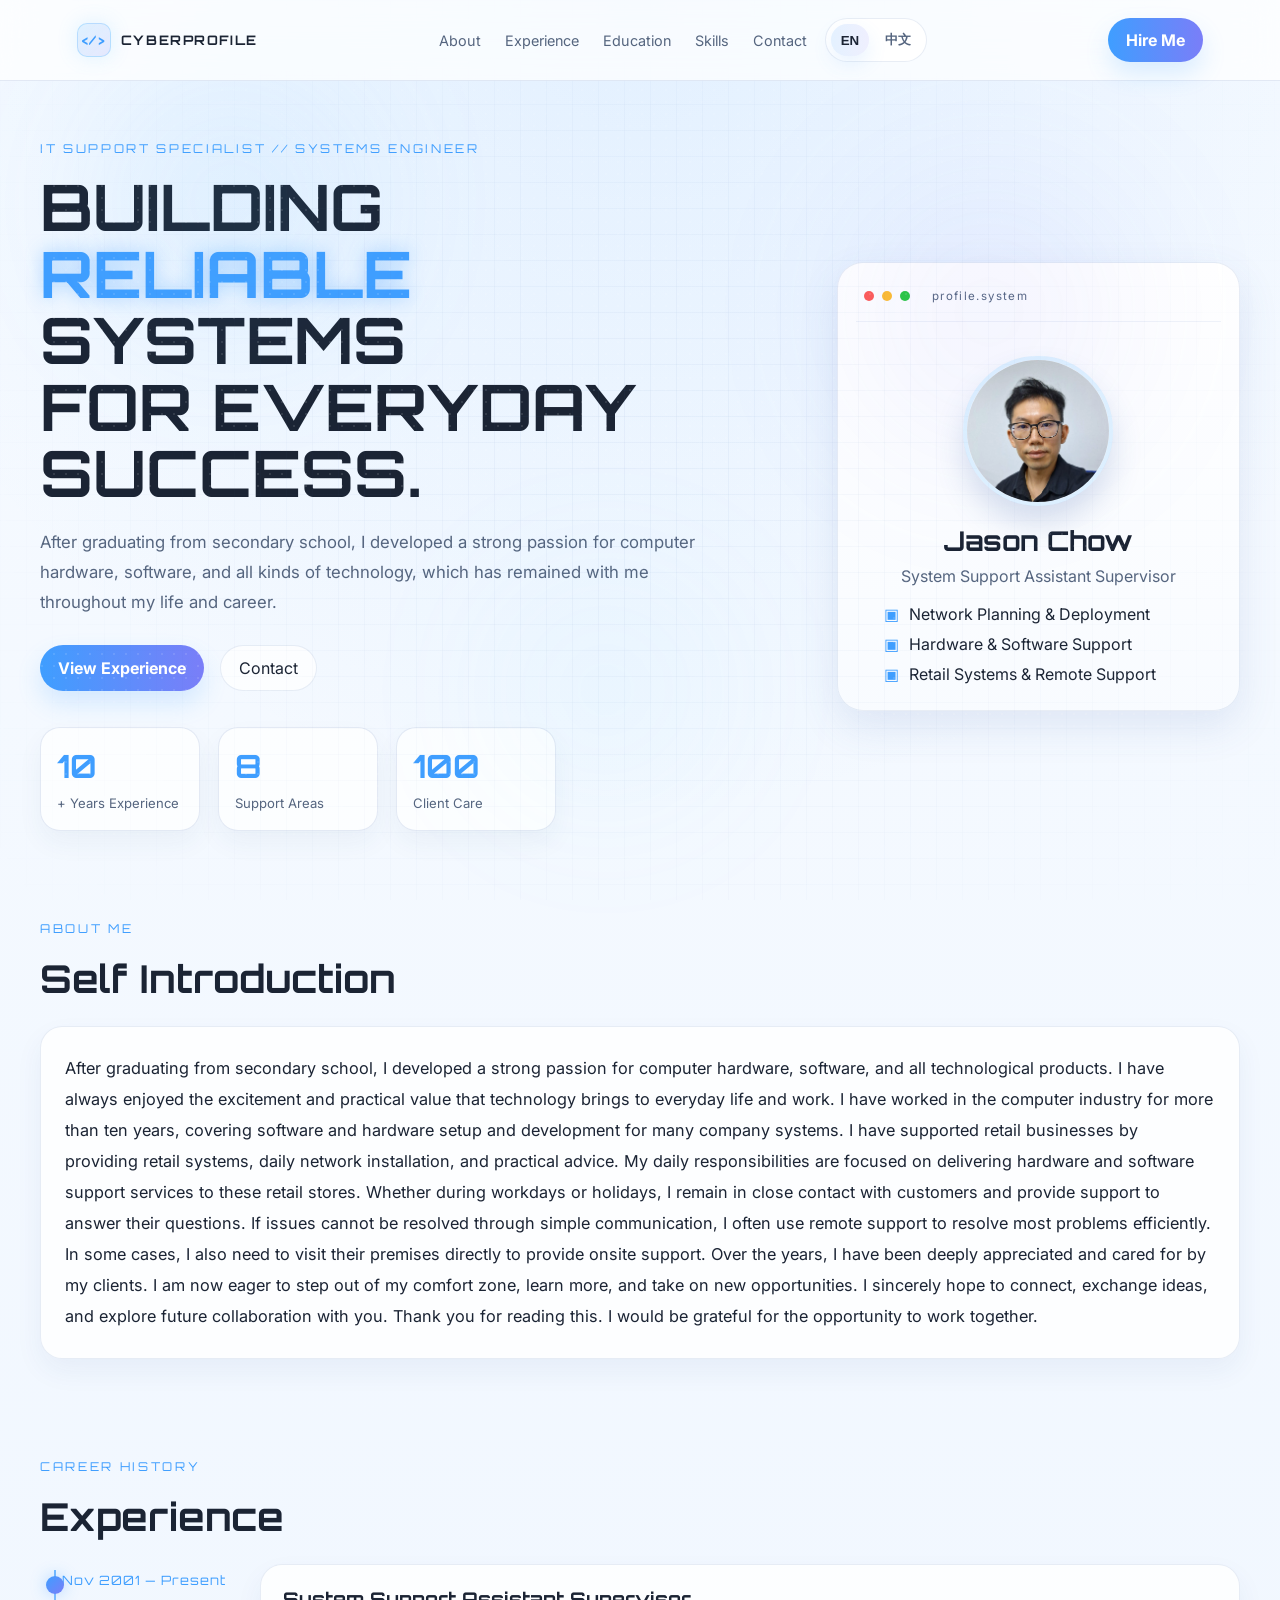
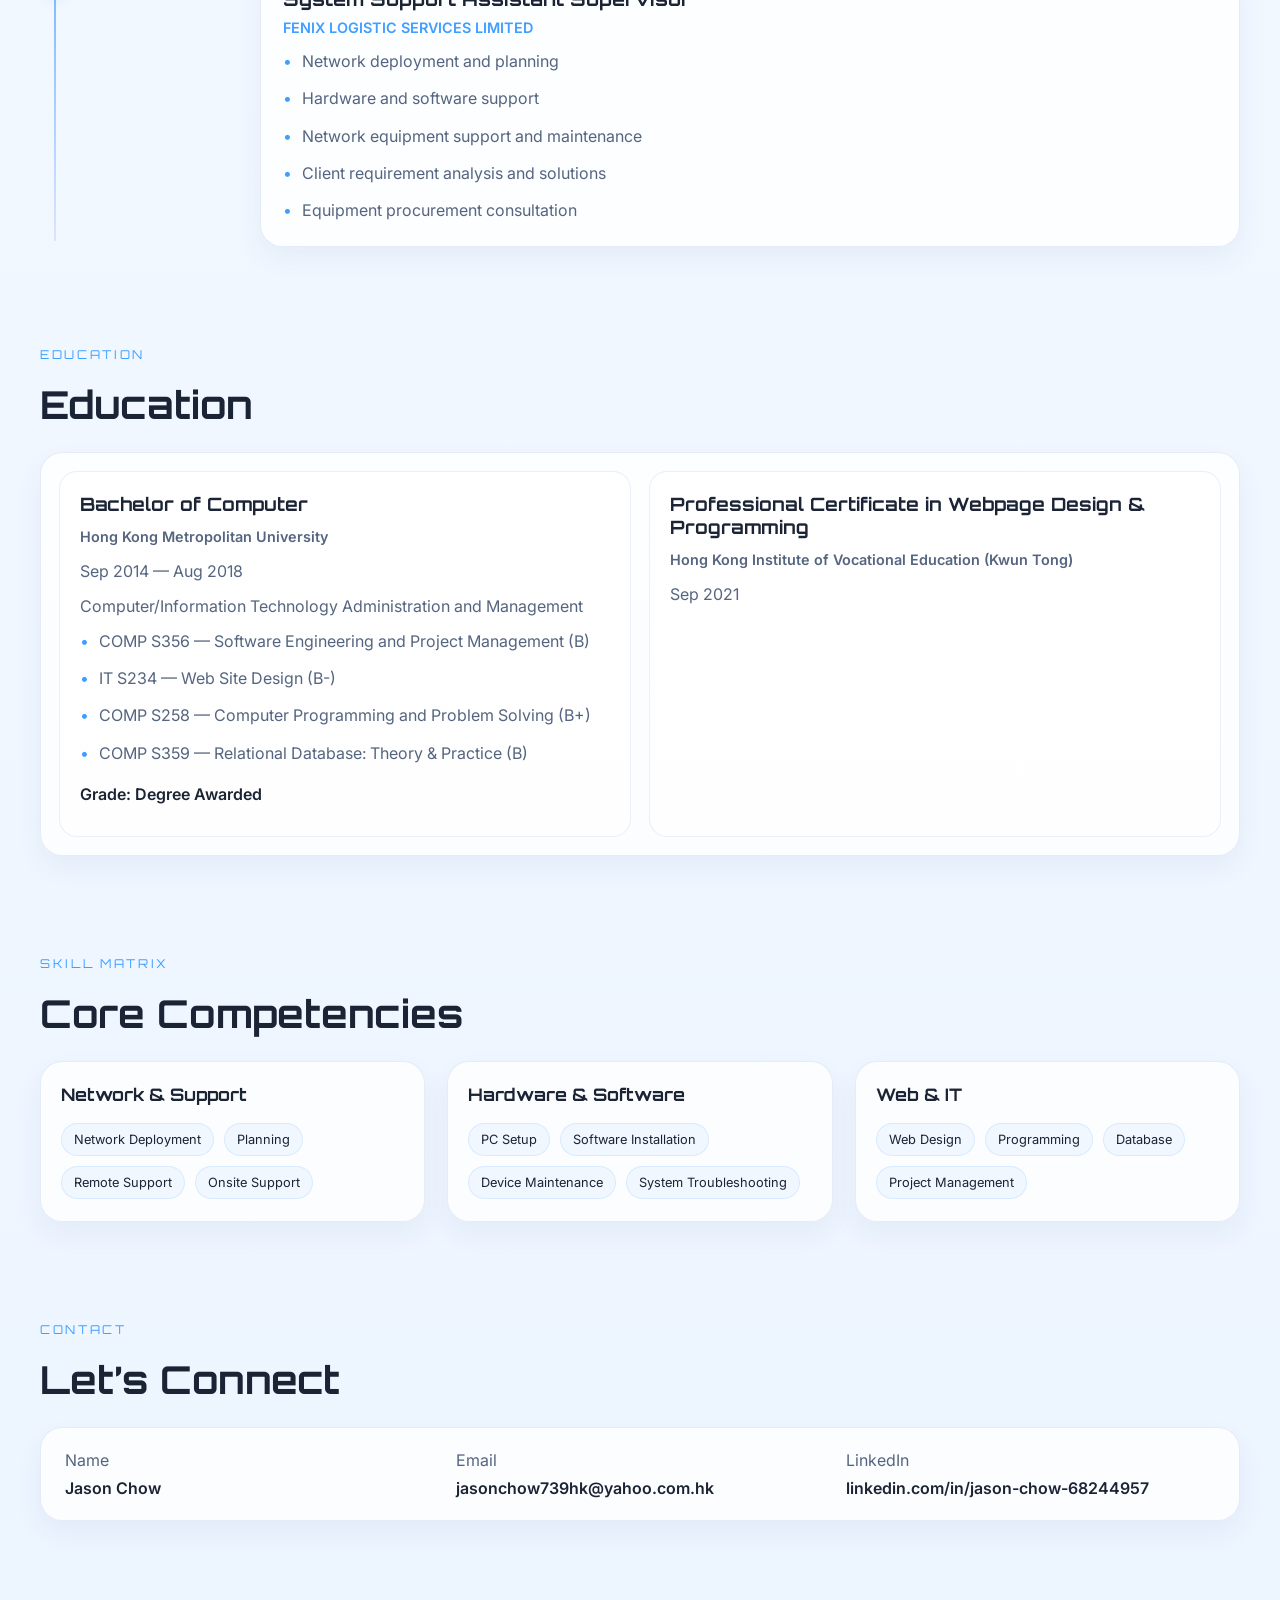
<file: 001cv.html>
<!DOCTYPE html>
<html lang="en">
  <head>
    <meta charset="UTF-8" />
    <meta name="viewport" content="width=device-width, initial-scale=1.0" />
    <title>Jason Chow | Resume</title>
    <meta name="description" content="Jason Chow personal resume portfolio in cyber style" />
    <link rel="preconnect" href="https://fonts.googleapis.com" />
    <link rel="preconnect" href="https://fonts.gstatic.com" crossorigin />
    <link href="https://fonts.googleapis.com/css2?family=Orbitron:wght@500;600;700;800&family=Inter:wght@400;500;600;700;800&display=swap" rel="stylesheet" />
    <link rel="stylesheet" href="styles.css" />
  </head>
  <body>
    <div class="noise"></div>
    <div class="grid-bg"></div>
    <div class="orb orb-1"></div>
    <div class="orb orb-2"></div>
    <div class="orb orb-3"></div>

    <header class="topbar">
      <div class="brand">
        <div class="brand-mark">&lt;/&gt;</div>
        <span>CYBERPROFILE</span>
      </div>

      <div class="header-right">
        <nav class="main-nav">
          <a href="#about" data-i18n="nav.about">About</a>
          <a href="#experience" data-i18n="nav.experience">Experience</a>
          <a href="#education" data-i18n="nav.education">Education</a>
          <a href="#skills" data-i18n="nav.skills">Skills</a>
          <a href="#contact" data-i18n="nav.contact">Contact</a>
        </nav>

        <div class="lang-switcher" aria-label="Language switcher">
          <button class="lang-btn active" data-lang="en">EN</button>
          <button class="lang-btn" data-lang="zh">中文</button>
        </div>
      </div>

      <a class="cta" href="#contact" data-i18n="nav.hire">Hire Me</a>
    </header>

    <main>
      <section class="hero" id="about">
        <div class="hero-copy">
          <p class="eyebrow" data-i18n="hero.eyebrow">IT SUPPORT SPECIALIST // SYSTEMS ENGINEER</p>
          <h1 data-i18n="hero.title">
            BUILDING<br />
            <span class="highlight">RELIABLE</span>
            SYSTEMS<br />
            FOR EVERYDAY SUCCESS.
          </h1>
          <p class="intro" data-i18n="hero.intro">
            After graduating from secondary school, I developed a strong passion for computer hardware, software, and all kinds of technology, which has remained with me throughout my life and career.
          </p>

          <div class="hero-actions">
            <a href="#experience" class="primary-btn" data-i18n="hero.primaryBtn">View Experience</a>
            <a href="#contact" class="ghost-btn" data-i18n="hero.secondaryBtn">Contact</a>
          </div>

          <div class="stats-row">
            <div class="stat-box">
              <strong data-count="10">0</strong>
              <span data-i18n="stats.years">+ Years Experience</span>
            </div>
            <div class="stat-box">
              <strong data-count="8">0</strong>
              <span data-i18n="stats.support">Support Areas</span>
            </div>
            <div class="stat-box">
              <strong data-count="100">0</strong>
              <span data-i18n="stats.clients">Client Care</span>
            </div>
          </div>
        </div>

        <div class="hero-panel">
          <div class="panel-shell">
            <div class="panel-header">
              <span class="dot red"></span>
              <span class="dot yellow"></span>
              <span class="dot green"></span>
              <span class="panel-title">profile.system</span>
            </div>

            <div class="profile-card">
              <div class="portrait-wrap">
                <div class="portrait-glow"></div>
                <img src="jc.jpeg" alt="Jason Chow portrait" class="portrait" />
              </div>
              <h3>Jason Chow</h3>
              <p data-i18n="profile.role">System Support Assistant Supervisor</p>
              <ul>
                <li data-i18n="profile.item1">Network Planning & Deployment</li>
                <li data-i18n="profile.item2">Hardware & Software Support</li>
                <li data-i18n="profile.item3">Retail Systems & Remote Support</li>
              </ul>
            </div>
          </div>
        </div>
      </section>

      <section class="section intro-story" id="story">
        <div class="section-heading">
          <p class="eyebrow" data-i18n="about.eyebrow">ABOUT ME</p>
          <h2 data-i18n="about.title">Self Introduction</h2>
        </div>
        <div class="story-card">
          <p data-i18n="about.text">
            After graduating from secondary school, I developed a strong passion for computer hardware, software, and all technological products. I have always enjoyed the excitement and practical value that technology brings to everyday life and work. I have worked in the computer industry for more than ten years, covering software and hardware setup and development for many company systems. I have supported retail businesses by providing retail systems, daily network installation, and practical advice. My daily responsibilities are focused on delivering hardware and software support services to these retail stores. Whether during workdays or holidays, I remain in close contact with customers and provide support to answer their questions. If issues cannot be resolved through simple communication, I often use remote support to resolve most problems efficiently. In some cases, I also need to visit their premises directly to provide onsite support. Over the years, I have been deeply appreciated and cared for by my clients. I am now eager to step out of my comfort zone, learn more, and take on new opportunities. I sincerely hope to connect, exchange ideas, and explore future collaboration with you. Thank you for reading this. I would be grateful for the opportunity to work together.
          </p>
        </div>
      </section>

      <section class="section" id="experience">
        <div class="section-heading">
          <p class="eyebrow" data-i18n="experience.eyebrow">CAREER HISTORY</p>
          <h2 data-i18n="experience.title">Experience</h2>
        </div>

        <div class="timeline">
          <article class="timeline-item">
            <div class="time-tag">Nov 2001 — Present</div>
            <div class="timeline-content">
              <h3 data-i18n="experience.role1">System Support Assistant Supervisor</h3>
              <p class="meta" data-i18n="experience.meta1">FENIX LOGISTIC SERVICES LIMITED</p>
              <ul class="bullet-list">
                <li data-i18n="experience.item1">Network deployment and planning</li>
                <li data-i18n="experience.item2">Hardware and software support</li>
                <li data-i18n="experience.item3">Network equipment support and maintenance</li>
                <li data-i18n="experience.item4">Client requirement analysis and solutions</li>
                <li data-i18n="experience.item5">Equipment procurement consultation</li>
              </ul>
            </div>
          </article>
        </div>
      </section>

      <section class="section" id="education">
        <div class="section-heading">
          <p class="eyebrow" data-i18n="education.eyebrow">EDUCATION</p>
          <h2 data-i18n="education.title">Education</h2>
        </div>

        <div class="education-box">
          <div class="edu-card">
            <h3 data-i18n="education.degree">Bachelor of Computer</h3>
            <p class="meta" data-i18n="education.school">Hong Kong Metropolitan University</p>
            <p data-i18n="education.period">Sep 2014 — Aug 2018</p>
            <p data-i18n="education.note">Computer/Information Technology Administration and Management</p>
            <ul class="bullet-list compact">
              <li>COMP S356 — Software Engineering and Project Management (B)</li>
              <li>IT S234 — Web Site Design (B-)</li>
              <li>COMP S258 — Computer Programming and Problem Solving (B+)</li>
              <li>COMP S359 — Relational Database: Theory & Practice (B)</li>
            </ul>
            <p class="grade-text" data-i18n="education.grade">Grade: Degree Awarded</p>
          </div>

          <div class="edu-card">
            <h3 data-i18n="education.certTitle">Professional Certificate in Webpage Design & Programming</h3>
            <p class="meta" data-i18n="education.certSchool">Hong Kong Institute of Vocational Education (Kwun Tong)</p>
            <p data-i18n="education.certPeriod">Sep 2021</p>
          </div>
        </div>
      </section>

      <section class="section" id="skills">
        <div class="section-heading">
          <p class="eyebrow" data-i18n="skills.eyebrow">SKILL MATRIX</p>
          <h2 data-i18n="skills.title">Core Competencies</h2>
        </div>

        <div class="skills-grid">
          <div class="skill-card">
            <h3 data-i18n="skills.network">Network & Support</h3>
            <div class="chip-wrap">
              <span>Network Deployment</span>
              <span>Planning</span>
              <span>Remote Support</span>
              <span>Onsite Support</span>
            </div>
          </div>

          <div class="skill-card">
            <h3 data-i18n="skills.hardware">Hardware & Software</h3>
            <div class="chip-wrap">
              <span>PC Setup</span>
              <span>Software Installation</span>
              <span>Device Maintenance</span>
              <span>System Troubleshooting</span>
            </div>
          </div>

          <div class="skill-card">
            <h3 data-i18n="skills.web">Web & IT</h3>
            <div class="chip-wrap">
              <span>Web Design</span>
              <span>Programming</span>
              <span>Database</span>
              <span>Project Management</span>
            </div>
          </div>
        </div>
      </section>

      <section class="section contact-section" id="contact">
        <div class="section-heading">
          <p class="eyebrow" data-i18n="contact.eyebrow">CONTACT</p>
          <h2 data-i18n="contact.title">Let’s Connect</h2>
        </div>

        <div class="contact-box">
          <div>
            <p data-i18n="contact.nameLabel">Name</p>
            <span>Jason Chow</span>
          </div>
          <div>
            <p data-i18n="contact.emailLabel">Email</p>
            <a href="mailto:jasonchow739hk@yahoo.com.hk">jasonchow739hk@yahoo.com.hk</a>
          </div>
          <div>
            <p>LinkedIn</p>
            <a href="https://www.linkedin.com/in/jason-chow-68244957/" target="_blank" rel="noreferrer">linkedin.com/in/jason-chow-68244957</a>
          </div>
        </div>
      </section>
    </main>

    <script src="script.js"></script>
  </body>
</html>
</file>
<file: styles.css>
:root {
  --bg: #f6faff;
  --bg-2: #edf5ff;
  --panel: rgba(255, 255, 255, 0.86);
  --line: rgba(71, 107, 173, 0.14);
  --text: #1b2434;
  --muted: #55657f;
  --primary: #3f9eff;
  --primary-2: #7a7ef8;
  --accent: #6fd6ff;
  --success: #3fc08a;
  --shadow: 0 16px 40px rgba(65, 102, 176, 0.12);
}

* {
  box-sizing: border-box;
  margin: 0;
  padding: 0;
}

html {
  scroll-behavior: smooth;
}

body {
  font-family: "Inter", sans-serif;
  background:
    radial-gradient(circle at top, rgba(88, 170, 255, 0.12), transparent 25%),
    linear-gradient(180deg, var(--bg), var(--bg-2));
  color: var(--text);
  min-height: 100vh;
  overflow-x: hidden;
  position: relative;
}

.noise {
  position: fixed;
  inset: 0;
  pointer-events: none;
  background-image: radial-gradient(rgba(255,255,255,0.6) 1px, transparent 1px);
  background-size: 12px 12px;
  opacity: 0.18;
}

.grid-bg {
  position: fixed;
  inset: 0;
  pointer-events: none;
  background-image:
    linear-gradient(rgba(71, 107, 173, 0.06) 1px, transparent 1px),
    linear-gradient(90deg, rgba(71, 107, 173, 0.06) 1px, transparent 1px);
  background-size: 26px 26px;
  mask-image: radial-gradient(circle at center, rgba(0,0,0,0.9), transparent 100%);
}

.orb {
  position: fixed;
  border-radius: 50%;
  filter: blur(80px);
  pointer-events: none;
  opacity: 0.34;
}

.orb-1 {
  width: 260px; height: 260px;
  left: 8%; top: 8%;
  background: rgba(90, 188, 255, 0.32);
}

.orb-2 {
  width: 300px; height: 300px;
  right: 11%; top: 18%;
  background: rgba(122, 126, 248, 0.22);
}

.orb-3 {
  width: 240px; height: 240px;
  left: 38%; bottom: 10%;
  background: rgba(111, 214, 255, 0.18);
}

.topbar {
  position: sticky;
  top: 0;
  z-index: 20;
  display: flex;
  align-items: center;
  justify-content: space-between;
  padding: 18px 6vw;
  backdrop-filter: blur(16px);
  background: rgba(255,255,255,0.72);
  border-bottom: 1px solid var(--line);
}

.brand {
  display: flex;
  align-items: center;
  gap: 10px;
  font-family: "Orbitron", sans-serif;
  letter-spacing: 0.12em;
  font-size: 0.82rem;
  font-weight: 700;
}

.brand-mark {
  width: 34px; height: 34px;
  display: inline-flex; align-items:center; justify-content:center;
  border-radius: 10px;
  background: linear-gradient(135deg, rgba(90,188,255,0.18), rgba(122,126,248,0.16));
  border: 1px solid rgba(90,188,255,0.32);
  color: var(--primary);
  box-shadow: 0 0 20px rgba(90,188,255,0.18);
}

.header-right {
  display: flex;
  align-items: center;
  gap: 18px;
}

.main-nav {
  display: flex;
  align-items: center;
  gap: 24px;
}

.main-nav a {
  color: var(--muted);
  text-decoration: none;
  font-size: 0.9rem;
  transition: color 0.2s ease;
}

.main-nav a:hover {
  color: var(--primary);
}

.lang-switcher {
  display: inline-flex;
  gap: 6px;
  padding: 5px;
  border-radius: 999px;
  background: rgba(255,255,255,0.9);
  border: 1px solid rgba(71, 107, 173, 0.12);
}

.lang-btn {
  border: none;
  background: transparent;
  color: var(--muted);
  border-radius: 999px;
  padding: 7px 10px;
  font-weight: 700;
  cursor: pointer;
  transition: all 0.2s ease;
}

.lang-btn.active {
  background: linear-gradient(90deg, rgba(63,158,255,0.14), rgba(122,126,248,0.12));
  color: var(--text);
  box-shadow: 0 8px 20px rgba(63,158,255,0.12);
}

.cta,
.primary-btn,
.ghost-btn {
  text-decoration: none;
  display: inline-flex;
  align-items: center;
  justify-content: center;
  transition: transform 0.2s ease;
}

.cta,
.primary-btn {
  background: linear-gradient(90deg, var(--primary), var(--primary-2));
  color: white;
  border-radius: 999px;
  padding: 12px 18px;
  font-weight: 700;
  box-shadow: 0 12px 24px rgba(63, 158, 255, 0.18);
}

.ghost-btn {
  border-radius: 999px;
  padding: 12px 18px;
  background: rgba(255,255,255,0.72);
  border: 1px solid rgba(71, 107, 173, 0.12);
  color: var(--text);
}

.cta:hover,
.primary-btn:hover,
.ghost-btn:hover {
  transform: translateY(-2px);
}

main {
  width: min(1200px, calc(100% - 44px));
  margin: 0 auto;
  padding-bottom: 80px;
}

.hero {
  display: grid;
  grid-template-columns: 1.3fr 0.7fr;
  align-items: center;
  gap: 48px;
  min-height: 82vh;
  padding-top: 60px;
}

.eyebrow {
  color: var(--primary);
  font-size: 0.76rem;
  letter-spacing: 0.22em;
  text-transform: uppercase;
  margin-bottom: 18px;
  font-family: "Orbitron", sans-serif;
}

h1, h2, h3 {
  font-family: "Orbitron", sans-serif;
}

.hero h1 {
  font-size: clamp(2.8rem, 5vw, 5rem);
  line-height: 1.04;
  margin-bottom: 20px;
}

.highlight {
  color: var(--primary);
  text-shadow: 0 0 18px rgba(63,158,255,0.4);
}

.intro {
  color: var(--muted);
  font-size: 1.05rem;
  line-height: 1.8;
  max-width: 660px;
  margin-bottom: 28px;
}

.hero-actions {
  display: flex;
  gap: 16px;
  margin-bottom: 36px;
}

.stats-row {
  display: flex;
  flex-wrap: wrap;
  gap: 18px;
}

.stat-box {
  min-width: 160px;
  background: rgba(255,255,255,0.72);
  border: 1px solid var(--line);
  border-radius: 20px;
  padding: 18px 16px;
  box-shadow: 0 12px 26px rgba(44, 70, 124, 0.05);
}

.stat-box strong {
  display: block;
  font-size: 2rem;
  font-family: "Orbitron", sans-serif;
  color: var(--primary);
  margin-bottom: 6px;
}

.stat-box span {
  font-size: 0.82rem;
  color: var(--muted);
}

.hero-panel {
  display: flex;
  justify-content: center;
}

.panel-shell {
  width: min(100%, 420px);
  padding: 18px;
  border-radius: 26px;
  background: linear-gradient(180deg, rgba(255,255,255,0.96), rgba(248,251,255,0.96));
  border: 1px solid rgba(71,107,173,0.12);
  box-shadow: var(--shadow);
}

.panel-header {
  display: flex;
  align-items: center;
  gap: 8px;
  padding: 8px 8px 18px;
  border-bottom: 1px solid rgba(71,107,173,0.08);
}

.dot {
  width: 10px; height: 10px; border-radius: 50%;
}

.dot.red { background: #ff5b57; }
.dot.yellow { background: #ffbd2f; }
.dot.green { background: #28c840; }

.panel-title {
  margin-left: 14px;
  color: var(--muted);
  font-size: 0.72rem;
  letter-spacing: 0.12em;
  text-transform: lowercase;
}

.profile-card {
  padding: 24px 18px 8px;
  text-align: center;
}

.portrait-wrap {
  position: relative;
  width: 150px;
  height: 150px;
  margin: 10px auto 18px;
  border-radius: 50%;
  overflow: hidden;
  border: 4px solid rgba(90,188,255,0.18);
  box-shadow: 0 18px 30px rgba(52, 87, 163, 0.18);
}

.portrait-glow {
  position: absolute;
  inset: -12%;
  border-radius: 50%;
  background: radial-gradient(circle, rgba(90,188,255,0.22), transparent 68%);
  filter: blur(18px);
}

.portrait {
  position: relative;
  width: 100%; height: 100%; object-fit: cover;
  filter: brightness(1.08) contrast(1.06) saturate(0.92) sepia(0.05);
  transform: scale(1.04);
}

.profile-card h3 {
  font-size: 1.7rem;
  margin-bottom: 8px;
}

.profile-card p {
  color: var(--muted);
  margin-bottom: 18px;
}

.profile-card ul {
  list-style: none;
  display: grid;
  gap: 10px;
  text-align: left;
  padding-left: 10px;
}

.profile-card li::before {
  content: "▣";
  color: var(--primary);
  margin-right: 10px;
}

.section {
  padding-top: 100px;
}

.section-heading {
  margin-bottom: 24px;
}

.section-heading h2 {
  font-size: clamp(1.8rem, 3vw, 3rem);
}

.story-card,
.timeline-content,
.education-box,
.project-card,
.skill-card,
.contact-box {
  background: rgba(255,255,255,0.8);
  border: 1px solid rgba(71,107,173,0.12);
  border-radius: 22px;
  box-shadow: 0 12px 28px rgba(27, 62, 132, 0.06);
}

.intro-story {
  padding-top: 90px;
}

.story-card {
  padding: 26px 24px;
  line-height: 1.9;
}

.story-card p {
  color: var(--text);
  font-size: 1.02rem;
}

.timeline {
  position: relative;
  display: grid;
  gap: 20px;
}

.timeline::before {
  content: "";
  position: absolute;
  left: 14px;
  top: 6px;
  bottom: 6px;
  width: 2px;
  background: linear-gradient(180deg, rgba(63,158,255,0.7), rgba(122,126,248,0.16));
}

.timeline-item {
  position: relative;
  display: grid;
  grid-template-columns: 170px 1fr;
  gap: 28px;
  padding-left: 22px;
}

.timeline-item::before {
  content: "";
  position: absolute;
  left: 6px; top: 12px;
  width: 18px; height: 18px;
  border-radius: 50%;
  background: linear-gradient(135deg, var(--primary), var(--primary-2));
  box-shadow: 0 0 16px rgba(63,158,255,0.38);
}

.time-tag {
  color: var(--primary);
  font-size: 0.8rem;
  font-family: "Orbitron", sans-serif;
  letter-spacing: 0.08em;
  padding-top: 8px;
}

.timeline-content {
  padding: 22px 22px;
}

.timeline-content h3 {
  margin-bottom: 8px;
  font-size: 1.18rem;
}

.meta {
  color: var(--primary);
  margin-bottom: 12px;
  font-size: 0.9rem;
  font-weight: 600;
}

.bullet-list {
  list-style: none;
  display: grid;
  gap: 10px;
  color: var(--muted);
  line-height: 1.7;
}

.bullet-list li::before {
  content: "•";
  color: var(--primary);
  margin-right: 10px;
}

.education-box {
  display: grid;
  grid-template-columns: repeat(2, minmax(0, 1fr));
  gap: 18px;
  padding: 18px;
}

.edu-card {
  background: rgba(255,255,255,0.6);
  border: 1px solid rgba(71,107,173,0.1);
  border-radius: 18px;
  padding: 20px;
}

.edu-card h3 {
  margin-bottom: 10px;
  font-size: 1.15rem;
}

.edu-card p {
  color: var(--muted);
  margin-bottom: 8px;
  line-height: 1.7;
}

.grade-text {
  margin-top: 14px;
  color: var(--text) !important;
  font-weight: 600;
}

.skills-grid,
.contact-box {
  display: grid;
  grid-template-columns: repeat(3, minmax(0, 1fr));
  gap: 22px;
}

.skill-card {
  padding: 22px 20px;
}

.skill-card h3 {
  margin-bottom: 18px;
  font-size: 1.08rem;
}

.chip-wrap {
  display: flex;
  flex-wrap: wrap;
  gap: 10px;
}

.chip-wrap span {
  display: inline-flex;
  align-items: center;
  justify-content: center;
  padding: 8px 12px;
  border-radius: 999px;
  background: rgba(63,158,255,0.06);
  border: 1px solid rgba(63,158,255,0.14);
  color: var(--text);
  font-size: 0.8rem;
}

.contact-box {
  padding: 22px 24px;
}

.contact-box p {
  color: var(--muted);
  margin-bottom: 8px;
}

.contact-box a,
.contact-box span {
  color: var(--text);
  text-decoration: none;
  font-weight: 600;
}

@media (max-width: 900px) {
  .main-nav {
    display: none;
  }

  .hero {
    grid-template-columns: 1fr;
    padding-top: 36px;
  }

  .skills-grid,
  .contact-box,
  .education-box {
    grid-template-columns: 1fr;
  }

  .timeline-item {
    grid-template-columns: 1fr;
    gap: 10px;
  }

  .timeline::before {
    left: 9px;
  }
}

@media (max-width: 560px) {
  .topbar {
    padding: 16px 20px;
  }

  .brand span {
    display: none;
  }

  .hero-actions {
    flex-direction: column;
    align-items: flex-start;
  }

  .stats-row {
    flex-direction: column;
  }
}
</file>
